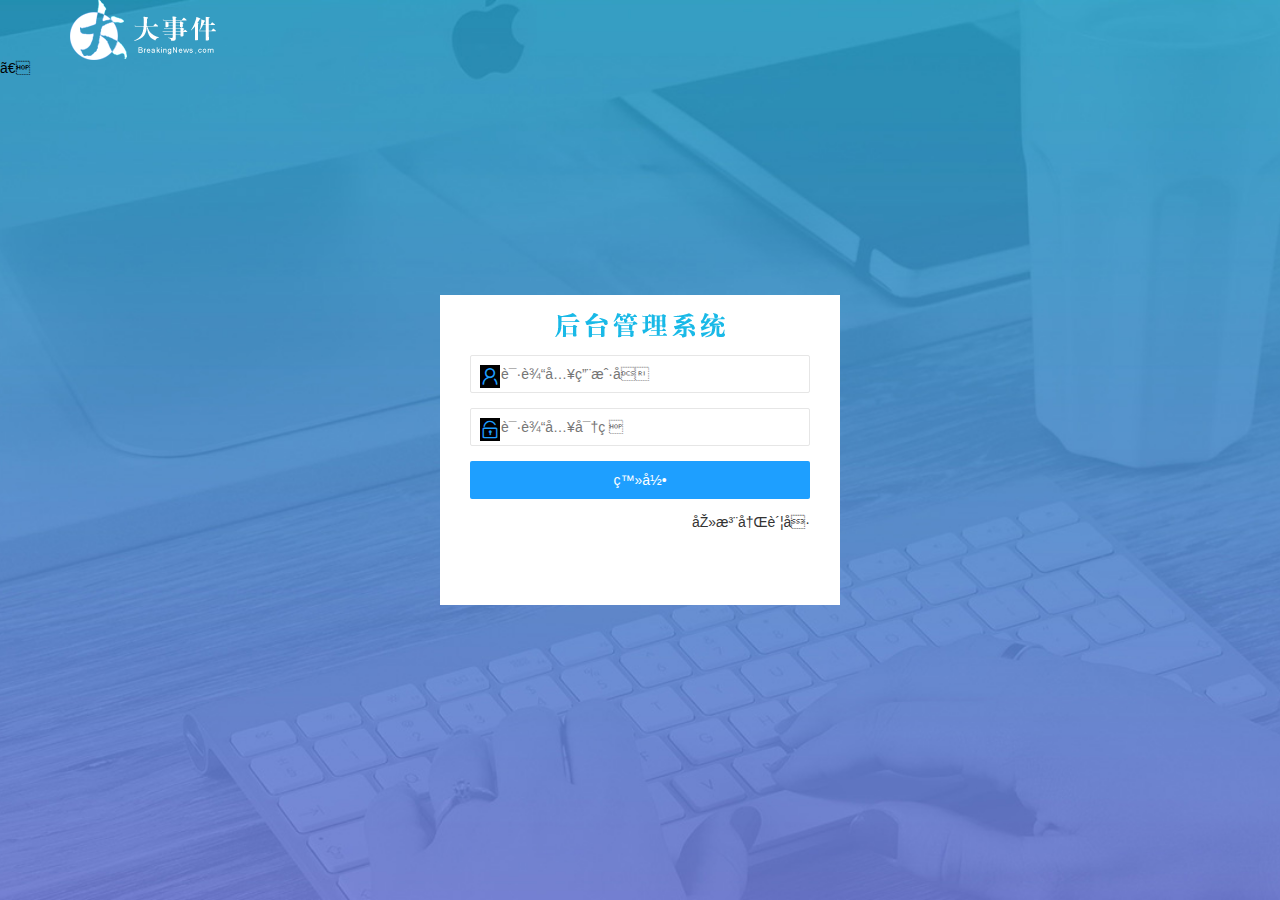
<file: login.html>
<!DOCTYPE html>
<html lang="en">

<head>
    <meta charset="TF-8">
    <meta name="viewport" content="width=device-width, initial-scale=1.0">
    <title>大事件 登录页面和注册页面</title> 
    <!-- 导入layui 样式 -->
    <link rel="stylesheet" href="/assets/lib/layui/css/layui.css">
    <!-- 导入自己的样式 -->
    <link rel="stylesheet" href="/assets/css/login.css">

</head>

<body>
    <!-- 头部logo区域 -->
    <div class="layui-main">
        <img src="/assets/images/logo.png" alt="" />
    </div>、
    <!-- 登录区域 -->
    <div class="loginAndRegBox">
        <div class="title-box"></div>
        <!-- 登录的div -->
        <div class="login-box">
            <!-- 登录的表单 -->
            <form class="layui-form" id="form_login">
                <!-- 用户名 -->
                <div class="layui-form-item">
                    <i class="layui-icon layui-icon-username" style="font-size: 30px; color: #1E9FFF;"></i>
                    <input type="text" name="username" required lay-verify="required" placeholder="请输入用户名"
                        autocomplete="off" class="layui-input">
                </div>
                <!-- 密码框 -->
                <div class="layui-form-item">
                    <i class="layui-icon layui-icon-password" style="font-size: 30px; color: #1E9FFF;"></i>
                    <input type="password" name="password" required lay-verify="required|pwd" placeholder="请输入密码"
                        autocomplete="off" class="layui-input">
                </div>
                <!-- 登录按钮框 -->
                <div class="layui-form-item">
                    <!-- 注意：普通按钮和提交按钮区别  提交按钮有submiit -->
                    <button class="layui-btn layui-btn-fluid layui-btn-normal" lay-submit>登录</button>
                </div>
                <div class="layui-form-item links">
                    <a href="javascript:;" id="link_reg">去注册账号</a>
                </div>
            </form>
        </div>
        <!-- 注册的div -->
        <div class="reg-box">
            <!-- 密码表单 -->
            <form class="layui-form" id="form_reg">
                <!-- 用户名 -->
                <div class="layui-form-item">
                    <i class="layui-icon layui-icon-username" style="font-size: 30px; color: #1E9FFF;"></i>
                    <input type="text" name="username" required lay-verify="required" placeholder="请输入用户名"
                        autocomplete="off" class="layui-input">
                </div>
                <!-- 密码框 -->
                <div class="layui-form-item">
                    <i class="layui-icon layui-icon-password" style="font-size: 30px; color: #1E9FFF;"></i>
                    <input type="password" name="password" required lay-verify="required|pwd" placeholder="请输入密码"
                        autocomplete="off" class="layui-input">
                </div>
                <!-- 再次确认密码 -->
                <div class="layui-form-item">
                    <i class="layui-icon layui-icon-password" style="font-size: 30px; color: #1E9FFF;"></i>
                    <input type="password" name="password" required lay-verify="required|pwd|repwd" placeholder="再次确认密码"
                        autocomplete="off" class="layui-input">
                </div>
                <!-- 注册按钮框 -->
                <div class="layui-form-item">
                    <button class="layui-btn layui-btn-fluid layui-btn-normal" lay-submit>注册</button>
                </div>
                <div class="layui-form-item links">
                    <a href="javascript:;" id="link_login">去登录</a>
                </div>
            </form>
        </div>
    </div>
<!-- 导入layui的js样式 -->
    <script src="/assets/lib/layui/layui.all.js"></script>
   <!-- 导入jquery js样式 -->
    <script src="/assets/lib/jquery.js"></script>
    <script src="/assets/js/baseAPI.js"></script>
    <!-- 导入自己的js样式 自己的样式放最后，第三方样式放上面 -->
    <script src="/assets/js/login.js"></script>
</body>

</html>
</file>
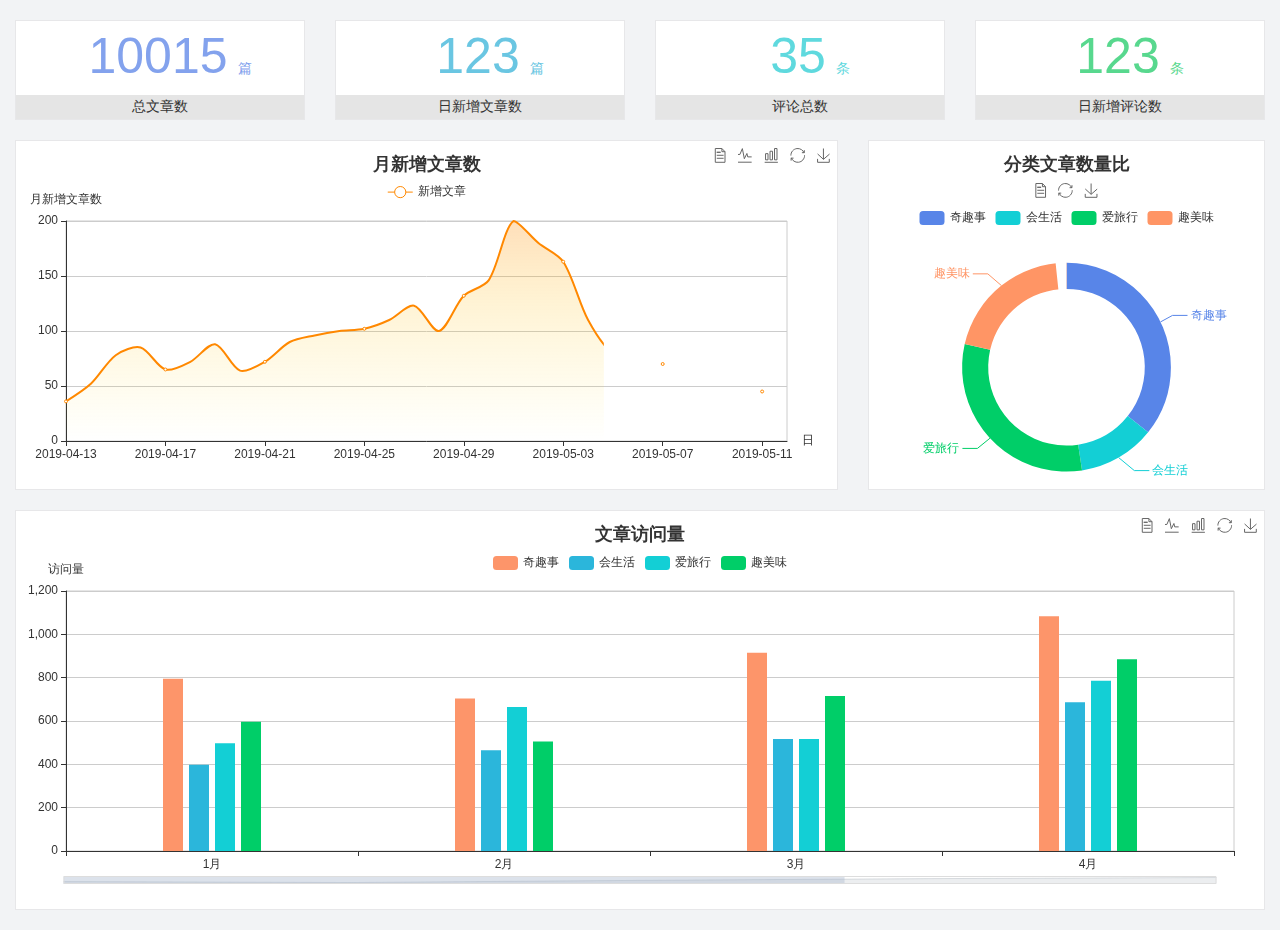
<file: home/dashboard.html>
<!DOCTYPE html>
<html lang="en">

<head>
  <meta charset="UTF-8">
  <meta name="viewport" content="width=device-width, initial-scale=1.0">
  <meta http-equiv="X-UA-Compatible" content="ie=edge">
  <title>图表统计</title>
  <link rel="stylesheet" href="../../assets/lib/bootstrap.css" />
  <link rel="stylesheet" href="../../assets/lib/main.css" />
  <script src="../../assets/lib/jquery.js"></script>
  <script type="text/javascript" src="../../assets/lib/echarts.min.js"></script>
</head>

<body>
  <div class="container-fluid">
    <div class="row spannel_list">
      <div class="col-sm-3 col-xs-6">
        <div class="spannel">
          <em>10015</em><span>篇</span>
          <b>总文章数</b>
        </div>
      </div>
      <div class="col-sm-3 col-xs-6">
        <div class="spannel scolor01">
          <em>123</em><span>篇</span>
          <b>日新增文章数</b>
        </div>
      </div>
      <div class="col-sm-3 col-xs-6">
        <div class="spannel scolor02">
          <em>35</em><span>条</span>
          <b>评论总数</b>
        </div>
      </div>
      <div class="col-sm-3 col-xs-6">
        <div class="spannel scolor03">
          <em>123</em><span>条</span>
          <b>日新增评论数</b>
        </div>
      </div>
    </div>
  </div>

  <div class="container-fluid">
    <div class="row curve-pie">
      <div class="col-lg-8 col-md-8">
        <div class="gragh_pannel" id="curve_show"></div>
      </div>
      <div class="col-lg-4 col-md-4">
        <div class="gragh_pannel" id="pie_show"></div>
      </div>
    </div>
  </div>

  <div class="container-fluid">
    <div class="column_pannel" id="column_show"></div>
  </div>
  
  <script>
    var oChart = echarts.init(document.getElementById('curve_show'));
    var aList_all = [
      { 'count': 36, 'date': '2019-04-13' },
      { 'count': 52, 'date': '2019-04-14' },
      { 'count': 78, 'date': '2019-04-15' },
      { 'count': 85, 'date': '2019-04-16' },
      { 'count': 65, 'date': '2019-04-17' },
      { 'count': 72, 'date': '2019-04-18' },
      { 'count': 88, 'date': '2019-04-19' },
      { 'count': 64, 'date': '2019-04-20' },
      { 'count': 72, 'date': '2019-04-21' },
      { 'count': 90, 'date': '2019-04-22' },
      { 'count': 96, 'date': '2019-04-23' },
      { 'count': 100, 'date': '2019-04-24' },
      { 'count': 102, 'date': '2019-04-25' },
      { 'count': 110, 'date': '2019-04-26' },
      { 'count': 123, 'date': '2019-04-27' },
      { 'count': 100, 'date': '2019-04-28' },
      { 'count': 132, 'date': '2019-04-29' },
      { 'count': 146, 'date': '2019-04-30' },
      { 'count': 200, 'date': '2019-05-01' },
      { 'count': 180, 'date': '2019-05-02' },
      { 'count': 163, 'date': '2019-05-03' },
      { 'count': 110, 'date': '2019-05-04' },
      { 'count': 80, 'date': '2019-05-05' },
      { 'count': 82, 'date': '2019-05-06' },
      { 'count': 70, 'date': '2019-05-07' },
      { 'count': 65, 'date': '2019-05-08' },
      { 'count': 54, 'date': '2019-05-09' },
      { 'count': 40, 'date': '2019-05-10' },
      { 'count': 45, 'date': '2019-05-11' },
      { 'count': 38, 'date': '2019-05-12' },
    ];

    let aCount = [];
    let aDate = [];

    for (var i = 0; i < aList_all.length; i++) {
      aCount.push(aList_all[i].count);
      aDate.push(aList_all[i].date);
    }

    var chartopt = {
      title: {
        text: '月新增文章数',
        left: 'center',
        top: '10'
      },
      tooltip: {
        trigger: 'axis'
      },
      legend: {
        data: ['新增文章'],
        top: '40'
      },
      toolbox: {
        show: true,
        feature: {
          mark: { show: true },
          dataView: { show: true, readOnly: false },
          magicType: { show: true, type: ['line', 'bar'] },
          restore: { show: true },
          saveAsImage: { show: true }
        }
      },
      calculable: true,
      xAxis: [
        {
          name: '日',
          type: 'category',
          boundaryGap: false,
          data: aDate
        }
      ],
      yAxis: [
        {
          name: '月新增文章数',
          type: 'value'
        }
      ],
      series: [
        {
          name: '新增文章',
          type: 'line',
          smooth: true,
          itemStyle: { normal: { areaStyle: { type: 'default' }, color: '#f80' }, lineStyle: { color: '#f80' } },
          data: aCount
        }],
      areaStyle: {
        normal: {
          color: new echarts.graphic.LinearGradient(0, 0, 0, 1, [{
            offset: 0,
            color: 'rgba(255,136,0,0.39)'
          }, {
            offset: .34,
            color: 'rgba(255,180,0,0.25)'
          }, {
            offset: 1,
            color: 'rgba(255,222,0,0.00)'
          }])

        }
      },
      grid: {
        show: true,
        x: 50,
        x2: 50,
        y: 80,
        height: 220
      }
    };

    oChart.setOption(chartopt);


    var oPie = echarts.init(document.getElementById('pie_show'));
    var oPieopt =
    {
      title: {
        top: 10,
        text: '分类文章数量比',
        x: 'center'
      },
      tooltip: {
        trigger: 'item',
        formatter: "{a} <br/>{b} : {c} ({d}%)"
      },
      color: ['#5885e8', '#13cfd5', '#00ce68', '#ff9565'],
      legend: {
        x: 'center',
        top: 65,
        data: ['奇趣事', '会生活', '爱旅行', '趣美味']
      },
      toolbox: {
        show: true,
        x: 'center',
        top: 35,
        feature: {
          mark: { show: true },
          dataView: { show: true, readOnly: false },
          magicType: {
            show: true,
            type: ['pie', 'funnel'],
            option: {
              funnel: {
                x: '25%',
                width: '50%',
                funnelAlign: 'left',
                max: 1548
              }
            }
          },
          restore: { show: true },
          saveAsImage: { show: true }
        }
      },
      calculable: true,
      series: [
        {
          name: '访问来源',
          type: 'pie',
          radius: ['45%', '60%'],
          center: ['50%', '65%'],
          data: [
            { value: 300, name: '奇趣事' },
            { value: 100, name: '会生活' },
            { value: 260, name: '爱旅行' },
            { value: 180, name: '趣美味' }
          ]
        }
      ]
    };
    oPie.setOption(oPieopt);



    var oColumn = this.echarts.init(document.getElementById('column_show'));
    var oColumnopt =
    {
      title: {
        text: '文章访问量',
        left: 'center',
        top: '10'
      },
      tooltip: {
        trigger: 'axis'
      },
      legend: {
        data: ['奇趣事', '会生活', '爱旅行', '趣美味'],
        top: '40'
      },
      toolbox: {
        show: true,
        feature: {
          mark: { show: true },
          dataView: { show: true, readOnly: false },
          magicType: { show: true, type: ['line', 'bar'] },
          restore: { show: true },
          saveAsImage: { show: true }
        }
      },
      calculable: true,
      xAxis: [
        {
          type: 'category',
          data: ['1月', '2月', '3月', '4月', '5月']
        }
      ],
      yAxis: [
        {
          name: '访问量',
          type: 'value'
        }
      ],
      series: [
        {
          name: '奇趣事',
          type: 'bar',
          barWidth: 20,
          itemStyle: {
            normal: { areaStyle: { type: 'default' }, color: '#fd956a' }
          },
          data: [800, 708, 920, 1090, 1200]
        },
        {
          name: '会生活',
          type: 'bar',
          barWidth: 20,
          itemStyle: {
            normal: { areaStyle: { type: 'default' }, color: '#2bb6db' }
          },
          data: [400, 468, 520, 690, 800]
        },
        {
          name: '爱旅行',
          type: 'bar',
          barWidth: 20,
          itemStyle: {
            normal: { areaStyle: { type: 'default' }, color: '#13cfd5' }
          },
          data: [500, 668, 520, 790, 900]
        },
        {
          name: '趣美味',
          type: 'bar',
          barWidth: 20,
          itemStyle: {
            normal: { areaStyle: { type: 'default' }, color: '#00ce68' }
          },
          data: [600, 508, 720, 890, 1000]
        }
      ],
      grid: {
        show: true,
        x: 50,
        x2: 30,
        y: 80,
        height: 260
      },
      dataZoom: [//给x轴设置滚动条
        {
          start: 0,//默认为0
          end: 100 - 1000 / 31,//默认为100
          type: 'slider',
          show: true,
          xAxisIndex: [0],
          handleSize: 0,//滑动条的 左右2个滑动条的大小
          height: 8,//组件高度
          left: 45, //左边的距离
          right: 50,//右边的距离
          bottom: 26,//右边的距离
          handleColor: '#ddd',//h滑动图标的颜色
          handleStyle: {
            borderColor: "#cacaca",
            borderWidth: "1",
            shadowBlur: 2,
            background: "#ddd",
            shadowColor: "#ddd",
          }
        }]
    };
    oColumn.setOption(oColumnopt);
  </script>
</body>

</html>
</file>
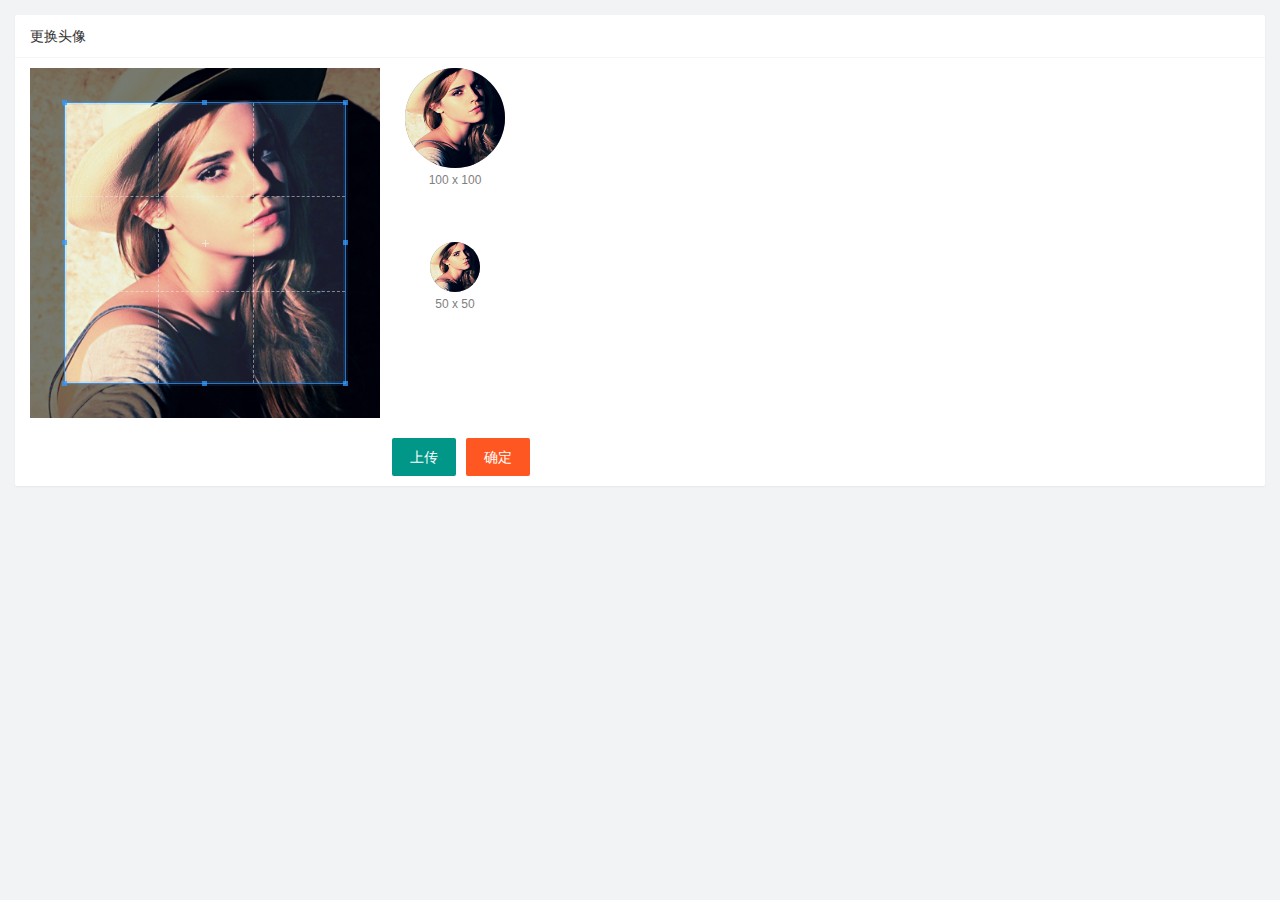
<file: user/user_avatar.html>
<!DOCTYPE html>
<html lang="en">

<head>
    <meta charset="UTF-8">
    <meta name="viewport" content="width=device-width, initial-scale=1.0">
    <title>更换头像</title>
    <!-- 引入layui css样式 -->
    <link rel="stylesheet" href="/assets/lib/layui/css/layui.css">
    <!-- 引入cropper.css 样式表  -->
    <link rel="stylesheet" href="/assets/lib/cropper/cropper.css" />
    <link rel="stylesheet" href="/assets/css/user/user_avatar.css">
</head>

<body>
    <div class="layui-card">
        <div class="layui-card-header">更换头像</div>
        <div class="layui-card-body">
            <!-- 第一行的图片裁剪和预览区域 -->
            <div class="row1">
                <!-- 图片裁剪区域 -->
                <div class="cropper-box">
                    <!-- 这个 img 标签很重要，将来会把它初始化为裁剪区域 -->
                    <img id="image" src="/assets/images/sample.jpg" />
                </div>
                <!-- 图片的预览区域 -->
                <div class="preview-box">
                    <div>
                        <!-- 宽高为 100px 的预览区域 -->
                        <div class="img-preview w100"></div>
                        <p class="size">100 x 100</p>
                    </div>
                    <div>
                        <!-- 宽高为 50px 的预览区域 -->
                        <div class="img-preview w50"></div>
                        <p class="size">50 x 50</p>
                    </div>
                </div>
            </div>
            <!-- 第二行的按钮区域 -->
            <div class="row2"> 
                <input type="file" id="file" accept="image/jpeg,image/png">
                <!-- 使用accept控制file上传文件类型 -->
                <!-- 使用accept属性，可以控制用户上传什么样的文件类型 -->
                <!-- <input type="file" id="file" accept="image/png,image/jpeg"> -->
                <button type="button" class="layui-btn" id="btnChooseImage">上传</button>
                <button type="button" class="layui-btn layui-btn-danger" id="btnUpload"> 确定</button>
            </div>
        </div>
    </div>
    <script src="/assets/lib/layui/layui.all.js"></script>
    <!-- 裁剪的图片引入的样式必须是按照这个顺序引入js文件-->
    <script src="/assets/lib/jquery.js"></script>
    <script src="/assets/lib/cropper/Cropper.js"></script>
    <script src="/assets/lib/cropper/jquery-cropper.js"></script>
    <script src="/assets/js/baseAPI.js"></script>
    <script src="/assets/js/user.avatar.js"></script>
</body>

</html>
</file>
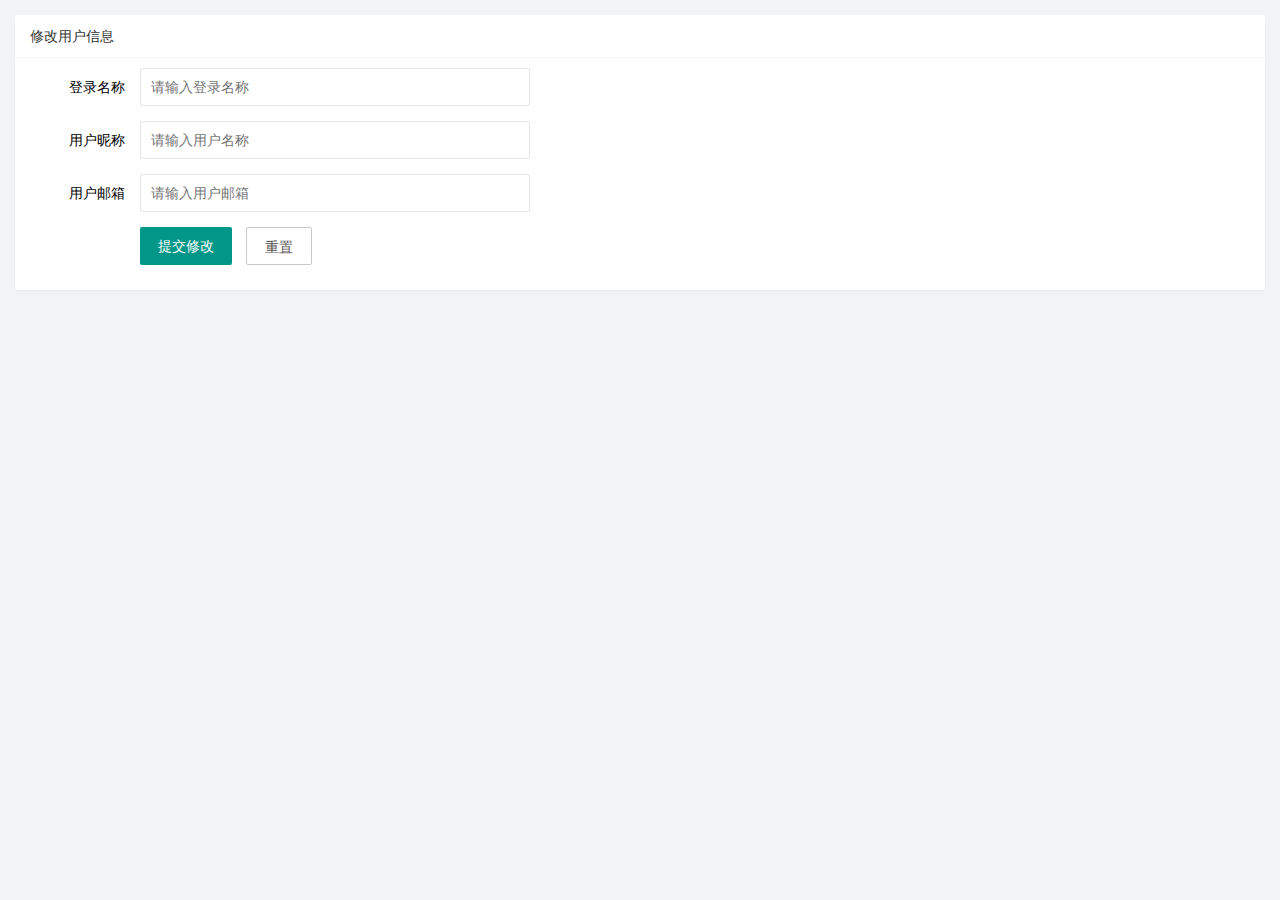
<file: user/user_info.html>
<!DOCTYPE html>
<html lang="en">

<head>
    <meta charset="UTF-8">
    <meta name="viewport" content="width=device-width, initial-scale=1.0">
    <title>个人中心</title>
    <!-- 导入layui的css样式 -->
    <link rel="stylesheet" href="/assets/lib/layui/css/layui.css">
    <!-- 导入自己的样式 -->
    <link rel="stylesheet" href="/assets/css/user/user_info.css">
</head>

<body>
    <div class="layui-card">
        <div class="layui-card-header">修改用户信息</div>
        <div class="layui-card-body">
            <!-- 表单区域 -->
            <form class="layui-form" lay-filter='formUserInfo' >
                <!-- 这是表单的隐藏域 隐藏的是用户的id ,写这句是因为在更改用户信息的时候发起post请求的时候有这个id参数-->
                <input type="hidden" name="id" value="">
                <div class="layui-form-item">
                    <label class="layui-form-label">登录名称</label>
                    <div class="layui-input-block">
                        <input type="text" name="username" required lay-verify="required" placeholder="请输入登录名称"
                            autocomplete="off" class="layui-input" readonly>
                    </div>
                </div>
                <div class="layui-form-item">
                    <label class="layui-form-label">用户昵称</label>
                    <div class="layui-input-block">
                        <input type="text" name="nickname" required lay-verify="required|nickname" placeholder="请输入用户名称"
                            autocomplete="off" class="layui-input">
                    </div>
                </div>
                <div class="layui-form-item">
                    <label class="layui-form-label">用户邮箱</label>
                    <div class="layui-input-block">
                        <input type="text" name="email" required lay-verify="required|email" placeholder="请输入用户邮箱"
                            autocomplete="off" class="layui-input">
                    </div>
                </div>
                <div class="layui-form-item">
                    <div class="layui-input-block">
                        <button class="layui-btn" lay-submit lay-filter="formDemo">提交修改</button>
                        <button type="reset"class="layui-btn layui-btn-primary" id="btnReset">重置</button>
                    </div>
                </div>
            </form>
        </div>
    </div>
    <!-- 导入layui文件样式 -->
    <script src="/assets/lib/layui/layui.all.js"></script>
    <!-- 导入jquery -->
    <script src="/assets/lib/jquery.js"></script>
    <!-- 导入baseAPI.js -->
    <script src="/assets/js/baseAPI.js"></script>
    <!-- 导入自己的js文件 -->
    <script src="/assets/js/user_info.js"></script>
</body>

</html>
</file>
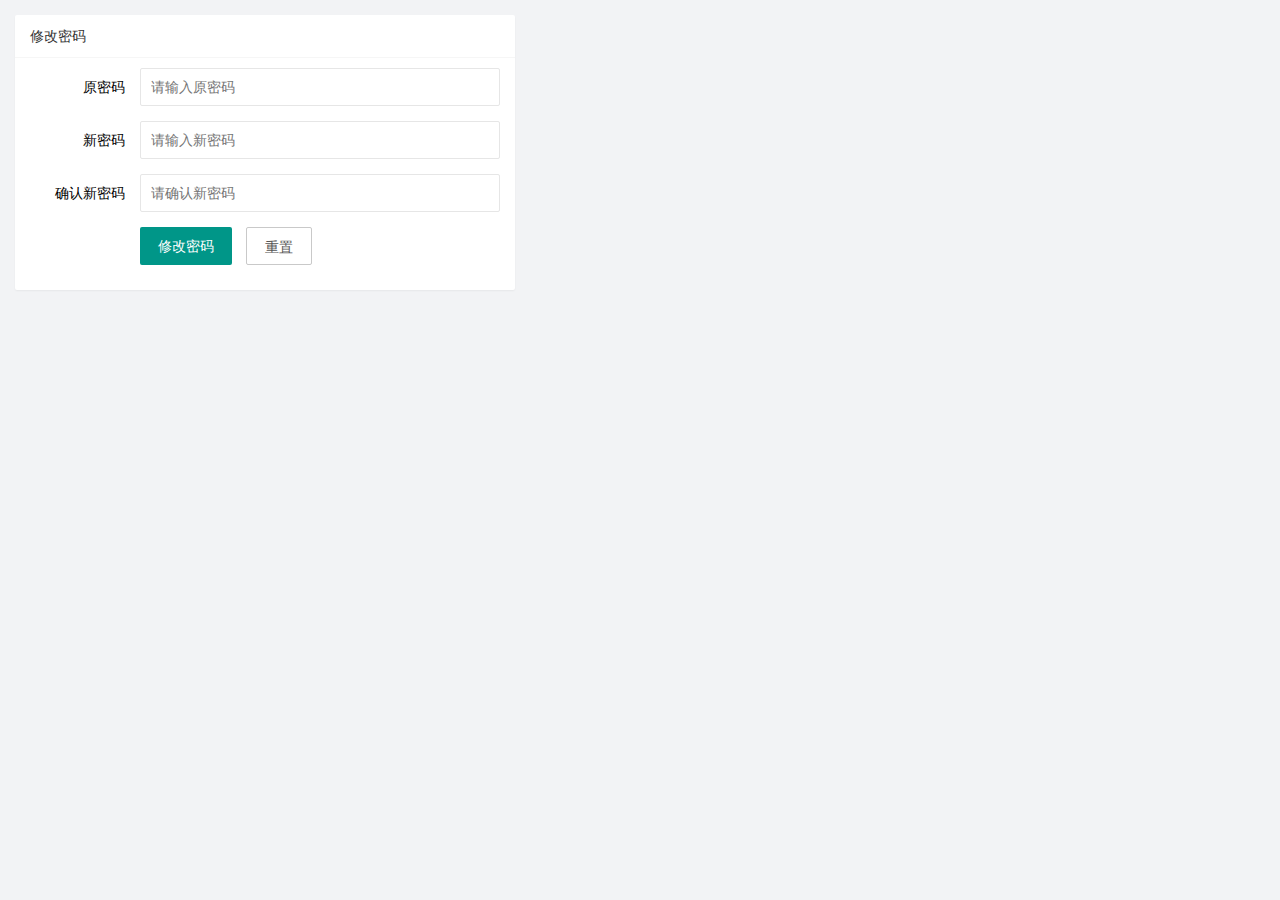
<file: user/user_pwd.html>
<!DOCTYPE html>
<html lang="en">

<head>
    <meta charset="UTF-8">
    <meta name="viewport" content="width=device-width, initial-scale=1.0">
    <title>重置密码页面</title>
    <!-- 导入layui样式 -->
    <link rel="stylesheet" href="/assets/lib/layui/css/layui.css">
    <!-- 导入自己的样式 -->
    <link rel="stylesheet" href="/assets/css/user/user_pwd.css">
</head>

<body>
    <div class="layui-card">
        <div class="layui-card-header">修改密码</div>
        <div class="layui-card-body">
            <form class="layui-form" action="">
                <div class="layui-form-item">
                    <label class="layui-form-label">原密码</label>
                    <div class="layui-input-block">
                        <input type="password" name="oldPwd" required lay-verify="required|pwd" placeholder="请输入原密码"
                            autocomplete="off" class="layui-input">
                    </div>
                </div>
                <div class="layui-form-item">
                    <label class="layui-form-label">新密码</label>
                    <div class="layui-input-block">
                        <input type="password" name="newPwd" required lay-verify="required|samePwd" placeholder="请输入新密码"
                            autocomplete="off" class="layui-input">
                    </div>
                </div>
                <div class="layui-form-item">
                    <label class="layui-form-label">确认新密码</label>
                    <div class="layui-input-block">
                        <input type="password" name="rePwd" required lay-verify="required|rePwd" placeholder="请确认新密码"
                            autocomplete="off" class="layui-input">
                    </div>
                </div>
                <div class="layui-form-item">
                    <div class="layui-input-block">
                        <button class="layui-btn" lay-submit lay-filter="formDemo">修改密码</button>
                        <button type="reset" class="layui-btn layui-btn-primary" id="one">重置</button>
                    </div>
                </div>
            </form>
        </div>
    </div>
    <!--导入 layui 的 js  -->
    <script src="/assets/lib/layui/layui.all.js"></script>
    <!-- 导入 jQuery -->
    <script src="/assets/lib/jquery.js"></script>
    <!-- 导入 baseAPI -->
    <script src="/assets/js/baseAPI.js"></script>
    <!-- 导入自己的 js -->
    <script src="/assets/js/user_pwd.js"></script>

</body>

</html>
</file>
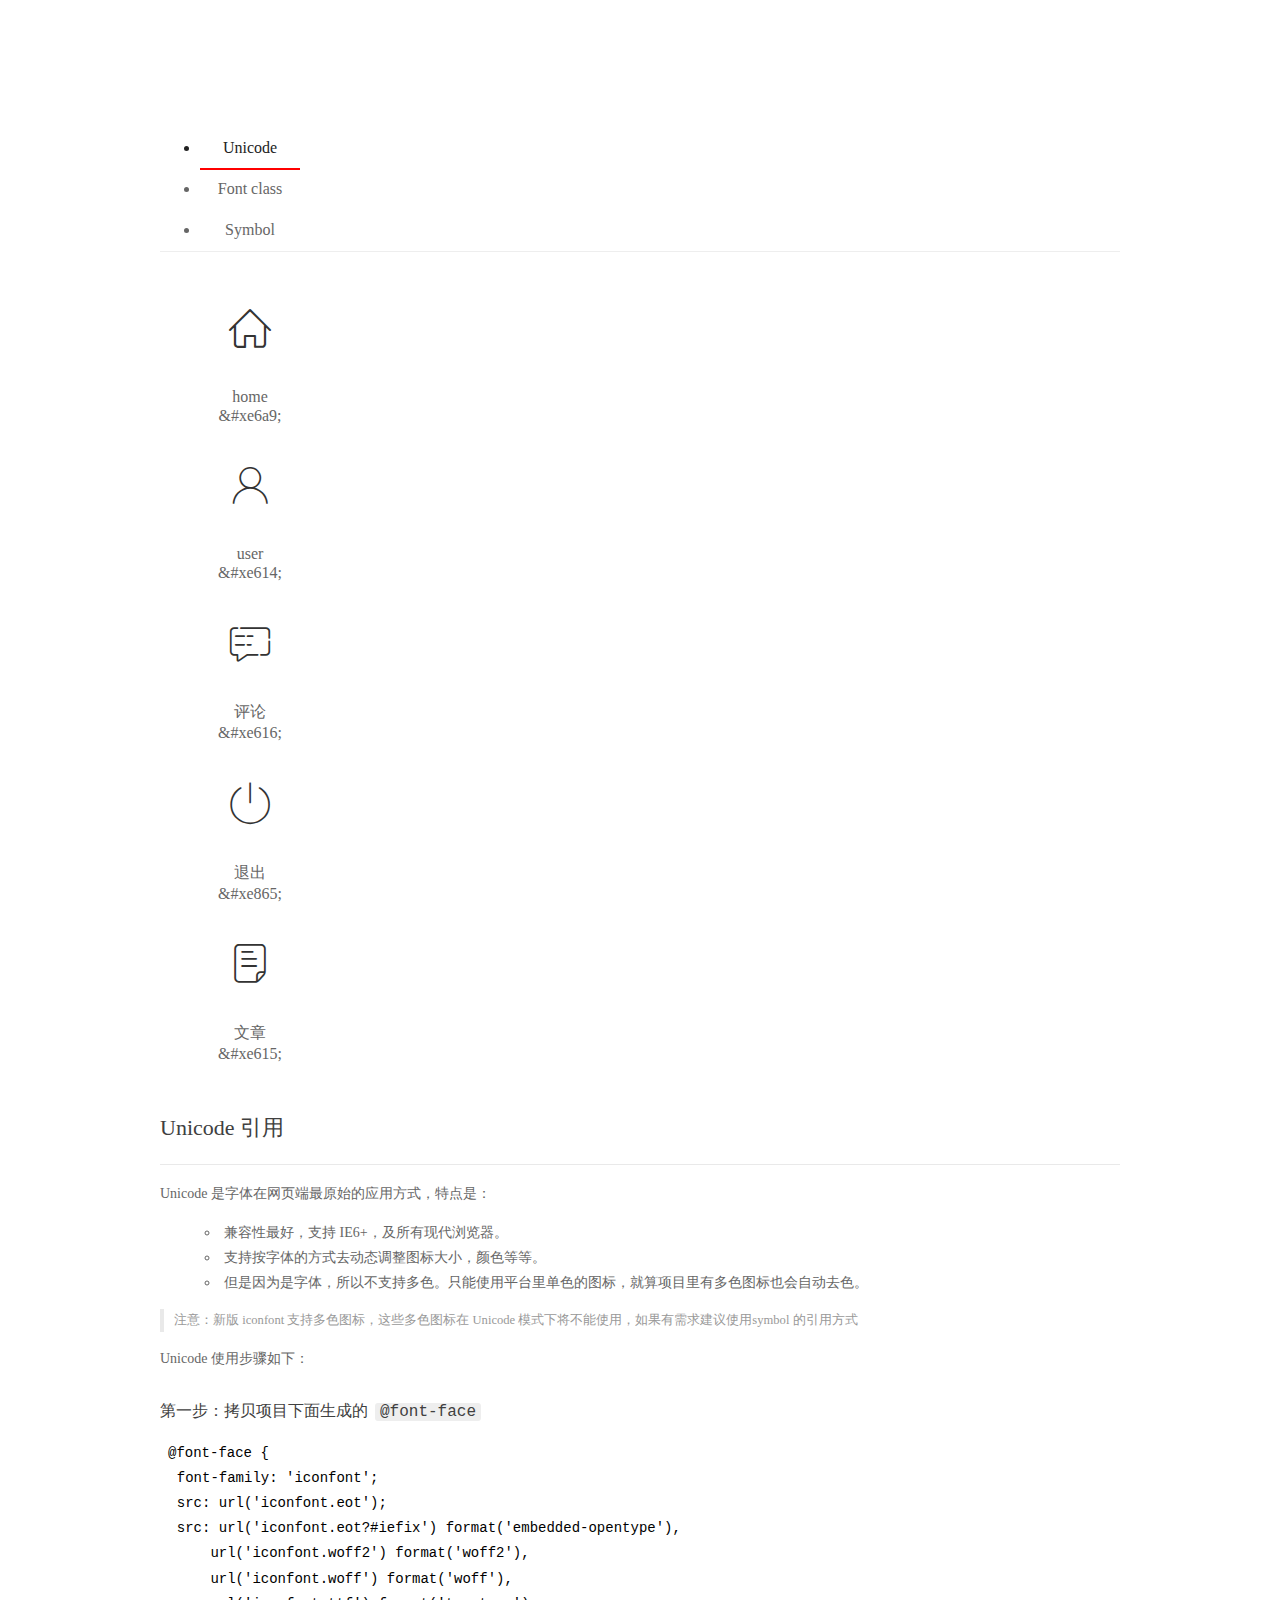
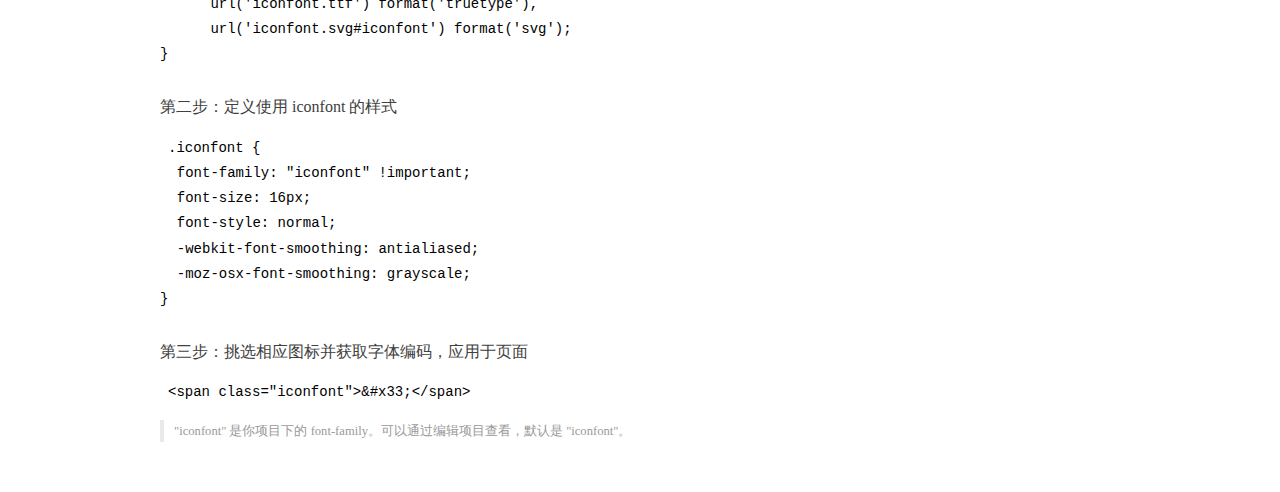
<file: assets/fonts/demo_index.html>
<!DOCTYPE html>
<html>
<head>
  <meta charset="utf-8"/>
  <title>IconFont Demo</title>
  <link rel="shortcut icon" href="https://gtms04.alicdn.com/tps/i4/TB1_oz6GVXXXXaFXpXXJDFnIXXX-64-64.ico" type="image/x-icon"/>
  <link rel="stylesheet" href="https://g.alicdn.com/thx/cube/1.3.2/cube.min.css">
  <link rel="stylesheet" href="demo.css">
  <link rel="stylesheet" href="iconfont.css">
  <script src="iconfont.js"></script>
  <!-- jQuery -->
  <script src="https://a1.alicdn.com/oss/uploads/2018/12/26/7bfddb60-08e8-11e9-9b04-53e73bb6408b.js"></script>
  <!-- 代码高亮 -->
  <script src="https://a1.alicdn.com/oss/uploads/2018/12/26/a3f714d0-08e6-11e9-8a15-ebf944d7534c.js"></script>
</head>
<body>
  <div class="main">
    <h1 class="logo"><a href="https://www.iconfont.cn/" title="iconfont 首页" target="_blank">&#xe86b;</a></h1>
    <div class="nav-tabs">
      <ul id="tabs" class="dib-box">
        <li class="dib active"><span>Unicode</span></li>
        <li class="dib"><span>Font class</span></li>
        <li class="dib"><span>Symbol</span></li>
      </ul>
      
    </div>
    <div class="tab-container">
      <div class="content unicode" style="display: block;">
          <ul class="icon_lists dib-box">
          
            <li class="dib">
              <span class="icon iconfont">&#xe6a9;</span>
                <div class="name">home</div>
                <div class="code-name">&amp;#xe6a9;</div>
              </li>
          
            <li class="dib">
              <span class="icon iconfont">&#xe614;</span>
                <div class="name">user</div>
                <div class="code-name">&amp;#xe614;</div>
              </li>
          
            <li class="dib">
              <span class="icon iconfont">&#xe616;</span>
                <div class="name">评论</div>
                <div class="code-name">&amp;#xe616;</div>
              </li>
          
            <li class="dib">
              <span class="icon iconfont">&#xe865;</span>
                <div class="name">退出</div>
                <div class="code-name">&amp;#xe865;</div>
              </li>
          
            <li class="dib">
              <span class="icon iconfont">&#xe615;</span>
                <div class="name">文章</div>
                <div class="code-name">&amp;#xe615;</div>
              </li>
          
          </ul>
          <div class="article markdown">
          <h2 id="unicode-">Unicode 引用</h2>
          <hr>

          <p>Unicode 是字体在网页端最原始的应用方式，特点是：</p>
          <ul>
            <li>兼容性最好，支持 IE6+，及所有现代浏览器。</li>
            <li>支持按字体的方式去动态调整图标大小，颜色等等。</li>
            <li>但是因为是字体，所以不支持多色。只能使用平台里单色的图标，就算项目里有多色图标也会自动去色。</li>
          </ul>
          <blockquote>
            <p>注意：新版 iconfont 支持多色图标，这些多色图标在 Unicode 模式下将不能使用，如果有需求建议使用symbol 的引用方式</p>
          </blockquote>
          <p>Unicode 使用步骤如下：</p>
          <h3 id="-font-face">第一步：拷贝项目下面生成的 <code>@font-face</code></h3>
<pre><code class="language-css"
>@font-face {
  font-family: 'iconfont';
  src: url('iconfont.eot');
  src: url('iconfont.eot?#iefix') format('embedded-opentype'),
      url('iconfont.woff2') format('woff2'),
      url('iconfont.woff') format('woff'),
      url('iconfont.ttf') format('truetype'),
      url('iconfont.svg#iconfont') format('svg');
}
</code></pre>
          <h3 id="-iconfont-">第二步：定义使用 iconfont 的样式</h3>
<pre><code class="language-css"
>.iconfont {
  font-family: "iconfont" !important;
  font-size: 16px;
  font-style: normal;
  -webkit-font-smoothing: antialiased;
  -moz-osx-font-smoothing: grayscale;
}
</code></pre>
          <h3 id="-">第三步：挑选相应图标并获取字体编码，应用于页面</h3>
<pre>
<code class="language-html"
>&lt;span class="iconfont"&gt;&amp;#x33;&lt;/span&gt;
</code></pre>
          <blockquote>
            <p>"iconfont" 是你项目下的 font-family。可以通过编辑项目查看，默认是 "iconfont"。</p>
          </blockquote>
          </div>
      </div>
      <div class="content font-class">
        <ul class="icon_lists dib-box">
          
          <li class="dib">
            <span class="icon iconfont icon-home"></span>
            <div class="name">
              home
            </div>
            <div class="code-name">.icon-home
            </div>
          </li>
          
          <li class="dib">
            <span class="icon iconfont icon-user"></span>
            <div class="name">
              user
            </div>
            <div class="code-name">.icon-user
            </div>
          </li>
          
          <li class="dib">
            <span class="icon iconfont icon-pinglun"></span>
            <div class="name">
              评论
            </div>
            <div class="code-name">.icon-pinglun
            </div>
          </li>
          
          <li class="dib">
            <span class="icon iconfont icon-tuichu"></span>
            <div class="name">
              退出
            </div>
            <div class="code-name">.icon-tuichu
            </div>
          </li>
          
          <li class="dib">
            <span class="icon iconfont icon-16"></span>
            <div class="name">
              文章
            </div>
            <div class="code-name">.icon-16
            </div>
          </li>
          
        </ul>
        <div class="article markdown">
        <h2 id="font-class-">font-class 引用</h2>
        <hr>

        <p>font-class 是 Unicode 使用方式的一种变种，主要是解决 Unicode 书写不直观，语意不明确的问题。</p>
        <p>与 Unicode 使用方式相比，具有如下特点：</p>
        <ul>
          <li>兼容性良好，支持 IE8+，及所有现代浏览器。</li>
          <li>相比于 Unicode 语意明确，书写更直观。可以很容易分辨这个 icon 是什么。</li>
          <li>因为使用 class 来定义图标，所以当要替换图标时，只需要修改 class 里面的 Unicode 引用。</li>
          <li>不过因为本质上还是使用的字体，所以多色图标还是不支持的。</li>
        </ul>
        <p>使用步骤如下：</p>
        <h3 id="-fontclass-">第一步：引入项目下面生成的 fontclass 代码：</h3>
<pre><code class="language-html">&lt;link rel="stylesheet" href="./iconfont.css"&gt;
</code></pre>
        <h3 id="-">第二步：挑选相应图标并获取类名，应用于页面：</h3>
<pre><code class="language-html">&lt;span class="iconfont icon-xxx"&gt;&lt;/span&gt;
</code></pre>
        <blockquote>
          <p>"
            iconfont" 是你项目下的 font-family。可以通过编辑项目查看，默认是 "iconfont"。</p>
        </blockquote>
      </div>
      </div>
      <div class="content symbol">
          <ul class="icon_lists dib-box">
          
            <li class="dib">
                <svg class="icon svg-icon" aria-hidden="true">
                  <use xlink:href="#icon-home"></use>
                </svg>
                <div class="name">home</div>
                <div class="code-name">#icon-home</div>
            </li>
          
            <li class="dib">
                <svg class="icon svg-icon" aria-hidden="true">
                  <use xlink:href="#icon-user"></use>
                </svg>
                <div class="name">user</div>
                <div class="code-name">#icon-user</div>
            </li>
          
            <li class="dib">
                <svg class="icon svg-icon" aria-hidden="true">
                  <use xlink:href="#icon-pinglun"></use>
                </svg>
                <div class="name">评论</div>
                <div class="code-name">#icon-pinglun</div>
            </li>
          
            <li class="dib">
                <svg class="icon svg-icon" aria-hidden="true">
                  <use xlink:href="#icon-tuichu"></use>
                </svg>
                <div class="name">退出</div>
                <div class="code-name">#icon-tuichu</div>
            </li>
          
            <li class="dib">
                <svg class="icon svg-icon" aria-hidden="true">
                  <use xlink:href="#icon-16"></use>
                </svg>
                <div class="name">文章</div>
                <div class="code-name">#icon-16</div>
            </li>
          
          </ul>
          <div class="article markdown">
          <h2 id="symbol-">Symbol 引用</h2>
          <hr>

          <p>这是一种全新的使用方式，应该说这才是未来的主流，也是平台目前推荐的用法。相关介绍可以参考这篇<a href="">文章</a>
            这种用法其实是做了一个 SVG 的集合，与另外两种相比具有如下特点：</p>
          <ul>
            <li>支持多色图标了，不再受单色限制。</li>
            <li>通过一些技巧，支持像字体那样，通过 <code>font-size</code>, <code>color</code> 来调整样式。</li>
            <li>兼容性较差，支持 IE9+，及现代浏览器。</li>
            <li>浏览器渲染 SVG 的性能一般，还不如 png。</li>
          </ul>
          <p>使用步骤如下：</p>
          <h3 id="-symbol-">第一步：引入项目下面生成的 symbol 代码：</h3>
<pre><code class="language-html">&lt;script src="./iconfont.js"&gt;&lt;/script&gt;
</code></pre>
          <h3 id="-css-">第二步：加入通用 CSS 代码（引入一次就行）：</h3>
<pre><code class="language-html">&lt;style&gt;
.icon {
  width: 1em;
  height: 1em;
  vertical-align: -0.15em;
  fill: currentColor;
  overflow: hidden;
}
&lt;/style&gt;
</code></pre>
          <h3 id="-">第三步：挑选相应图标并获取类名，应用于页面：</h3>
<pre><code class="language-html">&lt;svg class="icon" aria-hidden="true"&gt;
  &lt;use xlink:href="#icon-xxx"&gt;&lt;/use&gt;
&lt;/svg&gt;
</code></pre>
          </div>
      </div>

    </div>
  </div>
  <script>
  $(document).ready(function () {
      $('.tab-container .content:first').show()

      $('#tabs li').click(function (e) {
        var tabContent = $('.tab-container .content')
        var index = $(this).index()

        if ($(this).hasClass('active')) {
          return
        } else {
          $('#tabs li').removeClass('active')
          $(this).addClass('active')

          tabContent.hide().eq(index).fadeIn()
        }
      })
    })
  </script>
</body>
</html>
</file>
<file: assets/lib/layui/css/layui.css>
/** layui-v2.5.5 MIT License By https://www.layui.com */
 .layui-inline,img{display:inline-block;vertical-align:middle}h1,h2,h3,h4,h5,h6{font-weight:400}.layui-edge,.layui-header,.layui-inline,.layui-main{position:relative}.layui-body,.layui-edge,.layui-elip{overflow:hidden}.layui-btn,.layui-edge,.layui-inline,img{vertical-align:middle}.layui-btn,.layui-disabled,.layui-icon,.layui-unselect{-moz-user-select:none;-webkit-user-select:none;-ms-user-select:none}.layui-elip,.layui-form-checkbox span,.layui-form-pane .layui-form-label{text-overflow:ellipsis;white-space:nowrap}.layui-breadcrumb,.layui-tree-btnGroup{visibility:hidden}blockquote,body,button,dd,div,dl,dt,form,h1,h2,h3,h4,h5,h6,input,li,ol,p,pre,td,textarea,th,ul{margin:0;padding:0;-webkit-tap-highlight-color:rgba(0,0,0,0)}a:active,a:hover{outline:0}img{border:none}li{list-style:none}table{border-collapse:collapse;border-spacing:0}h4,h5,h6{font-size:100%}button,input,optgroup,option,select,textarea{font-family:inherit;font-size:inherit;font-style:inherit;font-weight:inherit;outline:0}pre{white-space:pre-wrap;white-space:-moz-pre-wrap;white-space:-pre-wrap;white-space:-o-pre-wrap;word-wrap:break-word}body{line-height:24px;font:14px Helvetica Neue,Helvetica,PingFang SC,Tahoma,Arial,sans-serif}hr{height:1px;margin:10px 0;border:0;clear:both}a{color:#333;text-decoration:none}a:hover{color:#777}a cite{font-style:normal;*cursor:pointer}.layui-border-box,.layui-border-box *{box-sizing:border-box}.layui-box,.layui-box *{box-sizing:content-box}.layui-clear{clear:both;*zoom:1}.layui-clear:after{content:'\20';clear:both;*zoom:1;display:block;height:0}.layui-inline{*display:inline;*zoom:1}.layui-edge{display:inline-block;width:0;height:0;border-width:6px;border-style:dashed;border-color:transparent}.layui-edge-top{top:-4px;border-bottom-color:#999;border-bottom-style:solid}.layui-edge-right{border-left-color:#999;border-left-style:solid}.layui-edge-bottom{top:2px;border-top-color:#999;border-top-style:solid}.layui-edge-left{border-right-color:#999;border-right-style:solid}.layui-disabled,.layui-disabled:hover{color:#d2d2d2!important;cursor:not-allowed!important}.layui-circle{border-radius:100%}.layui-show{display:block!important}.layui-hide{display:none!important}@font-face{font-family:layui-icon;src:url(../font/iconfont.eot?v=250);src:url(../font/iconfont.eot?v=250#iefix) format('embedded-opentype'),url(../font/iconfont.woff2?v=250) format('woff2'),url(../font/iconfont.woff?v=250) format('woff'),url(../font/iconfont.ttf?v=250) format('truetype'),url(../font/iconfont.svg?v=250#layui-icon) format('svg')}.layui-icon{font-family:layui-icon!important;font-size:16px;font-style:normal;-webkit-font-smoothing:antialiased;-moz-osx-font-smoothing:grayscale}.layui-icon-reply-fill:before{content:"\e611"}.layui-icon-set-fill:before{content:"\e614"}.layui-icon-menu-fill:before{content:"\e60f"}.layui-icon-search:before{content:"\e615"}.layui-icon-share:before{content:"\e641"}.layui-icon-set-sm:before{content:"\e620"}.layui-icon-engine:before{content:"\e628"}.layui-icon-close:before{content:"\1006"}.layui-icon-close-fill:before{content:"\1007"}.layui-icon-chart-screen:before{content:"\e629"}.layui-icon-star:before{content:"\e600"}.layui-icon-circle-dot:before{content:"\e617"}.layui-icon-chat:before{content:"\e606"}.layui-icon-release:before{content:"\e609"}.layui-icon-list:before{content:"\e60a"}.layui-icon-chart:before{content:"\e62c"}.layui-icon-ok-circle:before{content:"\1005"}.layui-icon-layim-theme:before{content:"\e61b"}.layui-icon-table:before{content:"\e62d"}.layui-icon-right:before{content:"\e602"}.layui-icon-left:before{content:"\e603"}.layui-icon-cart-simple:before{content:"\e698"}.layui-icon-face-cry:before{content:"\e69c"}.layui-icon-face-smile:before{content:"\e6af"}.layui-icon-survey:before{content:"\e6b2"}.layui-icon-tree:before{content:"\e62e"}.layui-icon-upload-circle:before{content:"\e62f"}.layui-icon-add-circle:before{content:"\e61f"}.layui-icon-download-circle:before{content:"\e601"}.layui-icon-templeate-1:before{content:"\e630"}.layui-icon-util:before{content:"\e631"}.layui-icon-face-surprised:before{content:"\e664"}.layui-icon-edit:before{content:"\e642"}.layui-icon-speaker:before{content:"\e645"}.layui-icon-down:before{content:"\e61a"}.layui-icon-file:before{content:"\e621"}.layui-icon-layouts:before{content:"\e632"}.layui-icon-rate-half:before{content:"\e6c9"}.layui-icon-add-circle-fine:before{content:"\e608"}.layui-icon-prev-circle:before{content:"\e633"}.layui-icon-read:before{content:"\e705"}.layui-icon-404:before{content:"\e61c"}.layui-icon-carousel:before{content:"\e634"}.layui-icon-help:before{content:"\e607"}.layui-icon-code-circle:before{content:"\e635"}.layui-icon-water:before{content:"\e636"}.layui-icon-username:before{content:"\e66f"}.layui-icon-find-fill:before{content:"\e670"}.layui-icon-about:before{content:"\e60b"}.layui-icon-location:before{content:"\e715"}.layui-icon-up:before{content:"\e619"}.layui-icon-pause:before{content:"\e651"}.layui-icon-date:before{content:"\e637"}.layui-icon-layim-uploadfile:before{content:"\e61d"}.layui-icon-delete:before{content:"\e640"}.layui-icon-play:before{content:"\e652"}.layui-icon-top:before{content:"\e604"}.layui-icon-friends:before{content:"\e612"}.layui-icon-refresh-3:before{content:"\e9aa"}.layui-icon-ok:before{content:"\e605"}.layui-icon-layer:before{content:"\e638"}.layui-icon-face-smile-fine:before{content:"\e60c"}.layui-icon-dollar:before{content:"\e659"}.layui-icon-group:before{content:"\e613"}.layui-icon-layim-download:before{content:"\e61e"}.layui-icon-picture-fine:before{content:"\e60d"}.layui-icon-link:before{content:"\e64c"}.layui-icon-diamond:before{content:"\e735"}.layui-icon-log:before{content:"\e60e"}.layui-icon-rate-solid:before{content:"\e67a"}.layui-icon-fonts-del:before{content:"\e64f"}.layui-icon-unlink:before{content:"\e64d"}.layui-icon-fonts-clear:before{content:"\e639"}.layui-icon-triangle-r:before{content:"\e623"}.layui-icon-circle:before{content:"\e63f"}.layui-icon-radio:before{content:"\e643"}.layui-icon-align-center:before{content:"\e647"}.layui-icon-align-right:before{content:"\e648"}.layui-icon-align-left:before{content:"\e649"}.layui-icon-loading-1:before{content:"\e63e"}.layui-icon-return:before{content:"\e65c"}.layui-icon-fonts-strong:before{content:"\e62b"}.layui-icon-upload:before{content:"\e67c"}.layui-icon-dialogue:before{content:"\e63a"}.layui-icon-video:before{content:"\e6ed"}.layui-icon-headset:before{content:"\e6fc"}.layui-icon-cellphone-fine:before{content:"\e63b"}.layui-icon-add-1:before{content:"\e654"}.layui-icon-face-smile-b:before{content:"\e650"}.layui-icon-fonts-html:before{content:"\e64b"}.layui-icon-form:before{content:"\e63c"}.layui-icon-cart:before{content:"\e657"}.layui-icon-camera-fill:before{content:"\e65d"}.layui-icon-tabs:before{content:"\e62a"}.layui-icon-fonts-code:before{content:"\e64e"}.layui-icon-fire:before{content:"\e756"}.layui-icon-set:before{content:"\e716"}.layui-icon-fonts-u:before{content:"\e646"}.layui-icon-triangle-d:before{content:"\e625"}.layui-icon-tips:before{content:"\e702"}.layui-icon-picture:before{content:"\e64a"}.layui-icon-more-vertical:before{content:"\e671"}.layui-icon-flag:before{content:"\e66c"}.layui-icon-loading:before{content:"\e63d"}.layui-icon-fonts-i:before{content:"\e644"}.layui-icon-refresh-1:before{content:"\e666"}.layui-icon-rmb:before{content:"\e65e"}.layui-icon-home:before{content:"\e68e"}.layui-icon-user:before{content:"\e770"}.layui-icon-notice:before{content:"\e667"}.layui-icon-login-weibo:before{content:"\e675"}.layui-icon-voice:before{content:"\e688"}.layui-icon-upload-drag:before{content:"\e681"}.layui-icon-login-qq:before{content:"\e676"}.layui-icon-snowflake:before{content:"\e6b1"}.layui-icon-file-b:before{content:"\e655"}.layui-icon-template:before{content:"\e663"}.layui-icon-auz:before{content:"\e672"}.layui-icon-console:before{content:"\e665"}.layui-icon-app:before{content:"\e653"}.layui-icon-prev:before{content:"\e65a"}.layui-icon-website:before{content:"\e7ae"}.layui-icon-next:before{content:"\e65b"}.layui-icon-component:before{content:"\e857"}.layui-icon-more:before{content:"\e65f"}.layui-icon-login-wechat:before{content:"\e677"}.layui-icon-shrink-right:before{content:"\e668"}.layui-icon-spread-left:before{content:"\e66b"}.layui-icon-camera:before{content:"\e660"}.layui-icon-note:before{content:"\e66e"}.layui-icon-refresh:before{content:"\e669"}.layui-icon-female:before{content:"\e661"}.layui-icon-male:before{content:"\e662"}.layui-icon-password:before{content:"\e673"}.layui-icon-senior:before{content:"\e674"}.layui-icon-theme:before{content:"\e66a"}.layui-icon-tread:before{content:"\e6c5"}.layui-icon-praise:before{content:"\e6c6"}.layui-icon-star-fill:before{content:"\e658"}.layui-icon-rate:before{content:"\e67b"}.layui-icon-template-1:before{content:"\e656"}.layui-icon-vercode:before{content:"\e679"}.layui-icon-cellphone:before{content:"\e678"}.layui-icon-screen-full:before{content:"\e622"}.layui-icon-screen-restore:before{content:"\e758"}.layui-icon-cols:before{content:"\e610"}.layui-icon-export:before{content:"\e67d"}.layui-icon-print:before{content:"\e66d"}.layui-icon-slider:before{content:"\e714"}.layui-icon-addition:before{content:"\e624"}.layui-icon-subtraction:before{content:"\e67e"}.layui-icon-service:before{content:"\e626"}.layui-icon-transfer:before{content:"\e691"}.layui-main{width:1140px;margin:0 auto}.layui-header{z-index:1000;height:60px}.layui-header a:hover{transition:all .5s;-webkit-transition:all .5s}.layui-side{position:fixed;left:0;top:0;bottom:0;z-index:999;width:200px;overflow-x:hidden}.layui-side-scroll{position:relative;width:220px;height:100%;overflow-x:hidden}.layui-body{position:absolute;left:200px;right:0;top:0;bottom:0;z-index:998;width:auto;overflow-y:auto;box-sizing:border-box}.layui-layout-body{overflow:hidden}.layui-layout-admin .layui-header{background-color:#23262E}.layui-layout-admin .layui-side{top:60px;width:200px;overflow-x:hidden}.layui-layout-admin .layui-body{position:fixed;top:60px;bottom:44px}.layui-layout-admin .layui-main{width:auto;margin:0 15px}.layui-layout-admin .layui-footer{position:fixed;left:200px;right:0;bottom:0;height:44px;line-height:44px;padding:0 15px;background-color:#eee}.layui-layout-admin .layui-logo{position:absolute;left:0;top:0;width:200px;height:100%;line-height:60px;text-align:center;color:#009688;font-size:16px}.layui-layout-admin .layui-header .layui-nav{background:0 0}.layui-layout-left{position:absolute!important;left:200px;top:0}.layui-layout-right{position:absolute!important;right:0;top:0}.layui-container{position:relative;margin:0 auto;padding:0 15px;box-sizing:border-box}.layui-fluid{position:relative;margin:0 auto;padding:0 15px}.layui-row:after,.layui-row:before{content:'';display:block;clear:both}.layui-col-lg1,.layui-col-lg10,.layui-col-lg11,.layui-col-lg12,.layui-col-lg2,.layui-col-lg3,.layui-col-lg4,.layui-col-lg5,.layui-col-lg6,.layui-col-lg7,.layui-col-lg8,.layui-col-lg9,.layui-col-md1,.layui-col-md10,.layui-col-md11,.layui-col-md12,.layui-col-md2,.layui-col-md3,.layui-col-md4,.layui-col-md5,.layui-col-md6,.layui-col-md7,.layui-col-md8,.layui-col-md9,.layui-col-sm1,.layui-col-sm10,.layui-col-sm11,.layui-col-sm12,.layui-col-sm2,.layui-col-sm3,.layui-col-sm4,.layui-col-sm5,.layui-col-sm6,.layui-col-sm7,.layui-col-sm8,.layui-col-sm9,.layui-col-xs1,.layui-col-xs10,.layui-col-xs11,.layui-col-xs12,.layui-col-xs2,.layui-col-xs3,.layui-col-xs4,.layui-col-xs5,.layui-col-xs6,.layui-col-xs7,.layui-col-xs8,.layui-col-xs9{position:relative;display:block;box-sizing:border-box}.layui-col-xs1,.layui-col-xs10,.layui-col-xs11,.layui-col-xs12,.layui-col-xs2,.layui-col-xs3,.layui-col-xs4,.layui-col-xs5,.layui-col-xs6,.layui-col-xs7,.layui-col-xs8,.layui-col-xs9{float:left}.layui-col-xs1{width:8.33333333%}.layui-col-xs2{width:16.66666667%}.layui-col-xs3{width:25%}.layui-col-xs4{width:33.33333333%}.layui-col-xs5{width:41.66666667%}.layui-col-xs6{width:50%}.layui-col-xs7{width:58.33333333%}.layui-col-xs8{width:66.66666667%}.layui-col-xs9{width:75%}.layui-col-xs10{width:83.33333333%}.layui-col-xs11{width:91.66666667%}.layui-col-xs12{width:100%}.layui-col-xs-offset1{margin-left:8.33333333%}.layui-col-xs-offset2{margin-left:16.66666667%}.layui-col-xs-offset3{margin-left:25%}.layui-col-xs-offset4{margin-left:33.33333333%}.layui-col-xs-offset5{margin-left:41.66666667%}.layui-col-xs-offset6{margin-left:50%}.layui-col-xs-offset7{margin-left:58.33333333%}.layui-col-xs-offset8{margin-left:66.66666667%}.layui-col-xs-offset9{margin-left:75%}.layui-col-xs-offset10{margin-left:83.33333333%}.layui-col-xs-offset11{margin-left:91.66666667%}.layui-col-xs-offset12{margin-left:100%}@media screen and (max-width:768px){.layui-hide-xs{display:none!important}.layui-show-xs-block{display:block!important}.layui-show-xs-inline{display:inline!important}.layui-show-xs-inline-block{display:inline-block!important}}@media screen and (min-width:768px){.layui-container{width:750px}.layui-hide-sm{display:none!important}.layui-show-sm-block{display:block!important}.layui-show-sm-inline{display:inline!important}.layui-show-sm-inline-block{display:inline-block!important}.layui-col-sm1,.layui-col-sm10,.layui-col-sm11,.layui-col-sm12,.layui-col-sm2,.layui-col-sm3,.layui-col-sm4,.layui-col-sm5,.layui-col-sm6,.layui-col-sm7,.layui-col-sm8,.layui-col-sm9{float:left}.layui-col-sm1{width:8.33333333%}.layui-col-sm2{width:16.66666667%}.layui-col-sm3{width:25%}.layui-col-sm4{width:33.33333333%}.layui-col-sm5{width:41.66666667%}.layui-col-sm6{width:50%}.layui-col-sm7{width:58.33333333%}.layui-col-sm8{width:66.66666667%}.layui-col-sm9{width:75%}.layui-col-sm10{width:83.33333333%}.layui-col-sm11{width:91.66666667%}.layui-col-sm12{width:100%}.layui-col-sm-offset1{margin-left:8.33333333%}.layui-col-sm-offset2{margin-left:16.66666667%}.layui-col-sm-offset3{margin-left:25%}.layui-col-sm-offset4{margin-left:33.33333333%}.layui-col-sm-offset5{margin-left:41.66666667%}.layui-col-sm-offset6{margin-left:50%}.layui-col-sm-offset7{margin-left:58.33333333%}.layui-col-sm-offset8{margin-left:66.66666667%}.layui-col-sm-offset9{margin-left:75%}.layui-col-sm-offset10{margin-left:83.33333333%}.layui-col-sm-offset11{margin-left:91.66666667%}.layui-col-sm-offset12{margin-left:100%}}@media screen and (min-width:992px){.layui-container{width:970px}.layui-hide-md{display:none!important}.layui-show-md-block{display:block!important}.layui-show-md-inline{display:inline!important}.layui-show-md-inline-block{display:inline-block!important}.layui-col-md1,.layui-col-md10,.layui-col-md11,.layui-col-md12,.layui-col-md2,.layui-col-md3,.layui-col-md4,.layui-col-md5,.layui-col-md6,.layui-col-md7,.layui-col-md8,.layui-col-md9{float:left}.layui-col-md1{width:8.33333333%}.layui-col-md2{width:16.66666667%}.layui-col-md3{width:25%}.layui-col-md4{width:33.33333333%}.layui-col-md5{width:41.66666667%}.layui-col-md6{width:50%}.layui-col-md7{width:58.33333333%}.layui-col-md8{width:66.66666667%}.layui-col-md9{width:75%}.layui-col-md10{width:83.33333333%}.layui-col-md11{width:91.66666667%}.layui-col-md12{width:100%}.layui-col-md-offset1{margin-left:8.33333333%}.layui-col-md-offset2{margin-left:16.66666667%}.layui-col-md-offset3{margin-left:25%}.layui-col-md-offset4{margin-left:33.33333333%}.layui-col-md-offset5{margin-left:41.66666667%}.layui-col-md-offset6{margin-left:50%}.layui-col-md-offset7{margin-left:58.33333333%}.layui-col-md-offset8{margin-left:66.66666667%}.layui-col-md-offset9{margin-left:75%}.layui-col-md-offset10{margin-left:83.33333333%}.layui-col-md-offset11{margin-left:91.66666667%}.layui-col-md-offset12{margin-left:100%}}@media screen and (min-width:1200px){.layui-container{width:1170px}.layui-hide-lg{display:none!important}.layui-show-lg-block{display:block!important}.layui-show-lg-inline{display:inline!important}.layui-show-lg-inline-block{display:inline-block!important}.layui-col-lg1,.layui-col-lg10,.layui-col-lg11,.layui-col-lg12,.layui-col-lg2,.layui-col-lg3,.layui-col-lg4,.layui-col-lg5,.layui-col-lg6,.layui-col-lg7,.layui-col-lg8,.layui-col-lg9{float:left}.layui-col-lg1{width:8.33333333%}.layui-col-lg2{width:16.66666667%}.layui-col-lg3{width:25%}.layui-col-lg4{width:33.33333333%}.layui-col-lg5{width:41.66666667%}.layui-col-lg6{width:50%}.layui-col-lg7{width:58.33333333%}.layui-col-lg8{width:66.66666667%}.layui-col-lg9{width:75%}.layui-col-lg10{width:83.33333333%}.layui-col-lg11{width:91.66666667%}.layui-col-lg12{width:100%}.layui-col-lg-offset1{margin-left:8.33333333%}.layui-col-lg-offset2{margin-left:16.66666667%}.layui-col-lg-offset3{margin-left:25%}.layui-col-lg-offset4{margin-left:33.33333333%}.layui-col-lg-offset5{margin-left:41.66666667%}.layui-col-lg-offset6{margin-left:50%}.layui-col-lg-offset7{margin-left:58.33333333%}.layui-col-lg-offset8{margin-left:66.66666667%}.layui-col-lg-offset9{margin-left:75%}.layui-col-lg-offset10{margin-left:83.33333333%}.layui-col-lg-offset11{margin-left:91.66666667%}.layui-col-lg-offset12{margin-left:100%}}.layui-col-space1{margin:-.5px}.layui-col-space1>*{padding:.5px}.layui-col-space3{margin:-1.5px}.layui-col-space3>*{padding:1.5px}.layui-col-space5{margin:-2.5px}.layui-col-space5>*{padding:2.5px}.layui-col-space8{margin:-3.5px}.layui-col-space8>*{padding:3.5px}.layui-col-space10{margin:-5px}.layui-col-space10>*{padding:5px}.layui-col-space12{margin:-6px}.layui-col-space12>*{padding:6px}.layui-col-space15{margin:-7.5px}.layui-col-space15>*{padding:7.5px}.layui-col-space18{margin:-9px}.layui-col-space18>*{padding:9px}.layui-col-space20{margin:-10px}.layui-col-space20>*{padding:10px}.layui-col-space22{margin:-11px}.layui-col-space22>*{padding:11px}.layui-col-space25{margin:-12.5px}.layui-col-space25>*{padding:12.5px}.layui-col-space30{margin:-15px}.layui-col-space30>*{padding:15px}.layui-btn,.layui-input,.layui-select,.layui-textarea,.layui-upload-button{outline:0;-webkit-appearance:none;transition:all .3s;-webkit-transition:all .3s;box-sizing:border-box}.layui-elem-quote{margin-bottom:10px;padding:15px;line-height:22px;border-left:5px solid #009688;border-radius:0 2px 2px 0;background-color:#f2f2f2}.layui-quote-nm{border-style:solid;border-width:1px 1px 1px 5px;background:0 0}.layui-elem-field{margin-bottom:10px;padding:0;border-width:1px;border-style:solid}.layui-elem-field legend{margin-left:20px;padding:0 10px;font-size:20px;font-weight:300}.layui-field-title{margin:10px 0 20px;border-width:1px 0 0}.layui-field-box{padding:10px 15px}.layui-field-title .layui-field-box{padding:10px 0}.layui-progress{position:relative;height:6px;border-radius:20px;background-color:#e2e2e2}.layui-progress-bar{position:absolute;left:0;top:0;width:0;max-width:100%;height:6px;border-radius:20px;text-align:right;background-color:#5FB878;transition:all .3s;-webkit-transition:all .3s}.layui-progress-big,.layui-progress-big .layui-progress-bar{height:18px;line-height:18px}.layui-progress-text{position:relative;top:-20px;line-height:18px;font-size:12px;color:#666}.layui-progress-big .layui-progress-text{position:static;padding:0 10px;color:#fff}.layui-collapse{border-width:1px;border-style:solid;border-radius:2px}.layui-colla-content,.layui-colla-item{border-top-width:1px;border-top-style:solid}.layui-colla-item:first-child{border-top:none}.layui-colla-title{position:relative;height:42px;line-height:42px;padding:0 15px 0 35px;color:#333;background-color:#f2f2f2;cursor:pointer;font-size:14px;overflow:hidden}.layui-colla-content{display:none;padding:10px 15px;line-height:22px;color:#666}.layui-colla-icon{position:absolute;left:15px;top:0;font-size:14px}.layui-card{margin-bottom:15px;border-radius:2px;background-color:#fff;box-shadow:0 1px 2px 0 rgba(0,0,0,.05)}.layui-card:last-child{margin-bottom:0}.layui-card-header{position:relative;height:42px;line-height:42px;padding:0 15px;border-bottom:1px solid #f6f6f6;color:#333;border-radius:2px 2px 0 0;font-size:14px}.layui-bg-black,.layui-bg-blue,.layui-bg-cyan,.layui-bg-green,.layui-bg-orange,.layui-bg-red{color:#fff!important}.layui-card-body{position:relative;padding:10px 15px;line-height:24px}.layui-card-body[pad15]{padding:15px}.layui-card-body[pad20]{padding:20px}.layui-card-body .layui-table{margin:5px 0}.layui-card .layui-tab{margin:0}.layui-panel-window{position:relative;padding:15px;border-radius:0;border-top:5px solid #E6E6E6;background-color:#fff}.layui-auxiliar-moving{position:fixed;left:0;right:0;top:0;bottom:0;width:100%;height:100%;background:0 0;z-index:9999999999}.layui-form-label,.layui-form-mid,.layui-form-select,.layui-input-block,.layui-input-inline,.layui-textarea{position:relative}.layui-bg-red{background-color:#FF5722!important}.layui-bg-orange{background-color:#FFB800!important}.layui-bg-green{background-color:#009688!important}.layui-bg-cyan{background-color:#2F4056!important}.layui-bg-blue{background-color:#1E9FFF!important}.layui-bg-black{background-color:#393D49!important}.layui-bg-gray{background-color:#eee!important;color:#666!important}.layui-badge-rim,.layui-colla-content,.layui-colla-item,.layui-collapse,.layui-elem-field,.layui-form-pane .layui-form-item[pane],.layui-form-pane .layui-form-label,.layui-input,.layui-layedit,.layui-layedit-tool,.layui-quote-nm,.layui-select,.layui-tab-bar,.layui-tab-card,.layui-tab-title,.layui-tab-title .layui-this:after,.layui-textarea{border-color:#e6e6e6}.layui-timeline-item:before,hr{background-color:#e6e6e6}.layui-text{line-height:22px;font-size:14px;color:#666}.layui-text h1,.layui-text h2,.layui-text h3{font-weight:500;color:#333}.layui-text h1{font-size:30px}.layui-text h2{font-size:24px}.layui-text h3{font-size:18px}.layui-text a:not(.layui-btn){color:#01AAED}.layui-text a:not(.layui-btn):hover{text-decoration:underline}.layui-text ul{padding:5px 0 5px 15px}.layui-text ul li{margin-top:5px;list-style-type:disc}.layui-text em,.layui-word-aux{color:#999!important;padding:0 5px!important}.layui-btn{display:inline-block;height:38px;line-height:38px;padding:0 18px;background-color:#009688;color:#fff;white-space:nowrap;text-align:center;font-size:14px;border:none;border-radius:2px;cursor:pointer}.layui-btn:hover{opacity:.8;filter:alpha(opacity=80);color:#fff}.layui-btn:active{opacity:1;filter:alpha(opacity=100)}.layui-btn+.layui-btn{margin-left:10px}.layui-btn-container{font-size:0}.layui-btn-container .layui-btn{margin-right:10px;margin-bottom:10px}.layui-btn-container .layui-btn+.layui-btn{margin-left:0}.layui-table .layui-btn-container .layui-btn{margin-bottom:9px}.layui-btn-radius{border-radius:100px}.layui-btn .layui-icon{margin-right:3px;font-size:18px;vertical-align:bottom;vertical-align:middle\9}.layui-btn-primary{border:1px solid #C9C9C9;background-color:#fff;color:#555}.layui-btn-primary:hover{border-color:#009688;color:#333}.layui-btn-normal{background-color:#1E9FFF}.layui-btn-warm{background-color:#FFB800}.layui-btn-danger{background-color:#FF5722}.layui-btn-checked{background-color:#5FB878}.layui-btn-disabled,.layui-btn-disabled:active,.layui-btn-disabled:hover{border:1px solid #e6e6e6;background-color:#FBFBFB;color:#C9C9C9;cursor:not-allowed;opacity:1}.layui-btn-lg{height:44px;line-height:44px;padding:0 25px;font-size:16px}.layui-btn-sm{height:30px;line-height:30px;padding:0 10px;font-size:12px}.layui-btn-sm i{font-size:16px!important}.layui-btn-xs{height:22px;line-height:22px;padding:0 5px;font-size:12px}.layui-btn-xs i{font-size:14px!important}.layui-btn-group{display:inline-block;vertical-align:middle;font-size:0}.layui-btn-group .layui-btn{margin-left:0!important;margin-right:0!important;border-left:1px solid rgba(255,255,255,.5);border-radius:0}.layui-btn-group .layui-btn-primary{border-left:none}.layui-btn-group .layui-btn-primary:hover{border-color:#C9C9C9;color:#009688}.layui-btn-group .layui-btn:first-child{border-left:none;border-radius:2px 0 0 2px}.layui-btn-group .layui-btn-primary:first-child{border-left:1px solid #c9c9c9}.layui-btn-group .layui-btn:last-child{border-radius:0 2px 2px 0}.layui-btn-group .layui-btn+.layui-btn{margin-left:0}.layui-btn-group+.layui-btn-group{margin-left:10px}.layui-btn-fluid{width:100%}.layui-input,.layui-select,.layui-textarea{height:38px;line-height:1.3;line-height:38px\9;border-width:1px;border-style:solid;background-color:#fff;border-radius:2px}.layui-input::-webkit-input-placeholder,.layui-select::-webkit-input-placeholder,.layui-textarea::-webkit-input-placeholder{line-height:1.3}.layui-input,.layui-textarea{display:block;width:100%;padding-left:10px}.layui-input:hover,.layui-textarea:hover{border-color:#D2D2D2!important}.layui-input:focus,.layui-textarea:focus{border-color:#C9C9C9!important}.layui-textarea{min-height:100px;height:auto;line-height:20px;padding:6px 10px;resize:vertical}.layui-select{padding:0 10px}.layui-form input[type=checkbox],.layui-form input[type=radio],.layui-form select{display:none}.layui-form [lay-ignore]{display:initial}.layui-form-item{margin-bottom:15px;clear:both;*zoom:1}.layui-form-item:after{content:'\20';clear:both;*zoom:1;display:block;height:0}.layui-form-label{float:left;display:block;padding:9px 15px;width:80px;font-weight:400;line-height:20px;text-align:right}.layui-form-label-col{display:block;float:none;padding:9px 0;line-height:20px;text-align:left}.layui-form-item .layui-inline{margin-bottom:5px;margin-right:10px}.layui-input-block{margin-left:110px;min-height:36px}.layui-input-inline{display:inline-block;vertical-align:middle}.layui-form-item .layui-input-inline{float:left;width:190px;margin-right:10px}.layui-form-text .layui-input-inline{width:auto}.layui-form-mid{float:left;display:block;padding:9px 0!important;line-height:20px;margin-right:10px}.layui-form-danger+.layui-form-select .layui-input,.layui-form-danger:focus{border-color:#FF5722!important}.layui-form-select .layui-input{padding-right:30px;cursor:pointer}.layui-form-select .layui-edge{position:absolute;right:10px;top:50%;margin-top:-3px;cursor:pointer;border-width:6px;border-top-color:#c2c2c2;border-top-style:solid;transition:all .3s;-webkit-transition:all .3s}.layui-form-select dl{display:none;position:absolute;left:0;top:42px;padding:5px 0;z-index:899;min-width:100%;border:1px solid #d2d2d2;max-height:300px;overflow-y:auto;background-color:#fff;border-radius:2px;box-shadow:0 2px 4px rgba(0,0,0,.12);box-sizing:border-box}.layui-form-select dl dd,.layui-form-select dl dt{padding:0 10px;line-height:36px;white-space:nowrap;overflow:hidden;text-overflow:ellipsis}.layui-form-select dl dt{font-size:12px;color:#999}.layui-form-select dl dd{cursor:pointer}.layui-form-select dl dd:hover{background-color:#f2f2f2;-webkit-transition:.5s all;transition:.5s all}.layui-form-select .layui-select-group dd{padding-left:20px}.layui-form-select dl dd.layui-select-tips{padding-left:10px!important;color:#999}.layui-form-select dl dd.layui-this{background-color:#5FB878;color:#fff}.layui-form-checkbox,.layui-form-select dl dd.layui-disabled{background-color:#fff}.layui-form-selected dl{display:block}.layui-form-checkbox,.layui-form-checkbox *,.layui-form-switch{display:inline-block;vertical-align:middle}.layui-form-selected .layui-edge{margin-top:-9px;-webkit-transform:rotate(180deg);transform:rotate(180deg);margin-top:-3px\9}:root .layui-form-selected .layui-edge{margin-top:-9px\0/IE9}.layui-form-selectup dl{top:auto;bottom:42px}.layui-select-none{margin:5px 0;text-align:center;color:#999}.layui-select-disabled .layui-disabled{border-color:#eee!important}.layui-select-disabled .layui-edge{border-top-color:#d2d2d2}.layui-form-checkbox{position:relative;height:30px;line-height:30px;margin-right:10px;padding-right:30px;cursor:pointer;font-size:0;-webkit-transition:.1s linear;transition:.1s linear;box-sizing:border-box}.layui-form-checkbox span{padding:0 10px;height:100%;font-size:14px;border-radius:2px 0 0 2px;background-color:#d2d2d2;color:#fff;overflow:hidden}.layui-form-checkbox:hover span{background-color:#c2c2c2}.layui-form-checkbox i{position:absolute;right:0;top:0;width:30px;height:28px;border:1px solid #d2d2d2;border-left:none;border-radius:0 2px 2px 0;color:#fff;font-size:20px;text-align:center}.layui-form-checkbox:hover i{border-color:#c2c2c2;color:#c2c2c2}.layui-form-checked,.layui-form-checked:hover{border-color:#5FB878}.layui-form-checked span,.layui-form-checked:hover span{background-color:#5FB878}.layui-form-checked i,.layui-form-checked:hover i{color:#5FB878}.layui-form-item .layui-form-checkbox{margin-top:4px}.layui-form-checkbox[lay-skin=primary]{height:auto!important;line-height:normal!important;min-width:18px;min-height:18px;border:none!important;margin-right:0;padding-left:28px;padding-right:0;background:0 0}.layui-form-checkbox[lay-skin=primary] span{padding-left:0;padding-right:15px;line-height:18px;background:0 0;color:#666}.layui-form-checkbox[lay-skin=primary] i{right:auto;left:0;width:16px;height:16px;line-height:16px;border:1px solid #d2d2d2;font-size:12px;border-radius:2px;background-color:#fff;-webkit-transition:.1s linear;transition:.1s linear}.layui-form-checkbox[lay-skin=primary]:hover i{border-color:#5FB878;color:#fff}.layui-form-checked[lay-skin=primary] i{border-color:#5FB878!important;background-color:#5FB878;color:#fff}.layui-checkbox-disbaled[lay-skin=primary] span{background:0 0!important;color:#c2c2c2}.layui-checkbox-disbaled[lay-skin=primary]:hover i{border-color:#d2d2d2}.layui-form-item .layui-form-checkbox[lay-skin=primary]{margin-top:10px}.layui-form-switch{position:relative;height:22px;line-height:22px;min-width:35px;padding:0 5px;margin-top:8px;border:1px solid #d2d2d2;border-radius:20px;cursor:pointer;background-color:#fff;-webkit-transition:.1s linear;transition:.1s linear}.layui-form-switch i{position:absolute;left:5px;top:3px;width:16px;height:16px;border-radius:20px;background-color:#d2d2d2;-webkit-transition:.1s linear;transition:.1s linear}.layui-form-switch em{position:relative;top:0;width:25px;margin-left:21px;padding:0!important;text-align:center!important;color:#999!important;font-style:normal!important;font-size:12px}.layui-form-onswitch{border-color:#5FB878;background-color:#5FB878}.layui-checkbox-disbaled,.layui-checkbox-disbaled i{border-color:#e2e2e2!important}.layui-form-onswitch i{left:100%;margin-left:-21px;background-color:#fff}.layui-form-onswitch em{margin-left:5px;margin-right:21px;color:#fff!important}.layui-checkbox-disbaled span{background-color:#e2e2e2!important}.layui-checkbox-disbaled:hover i{color:#fff!important}[lay-radio]{display:none}.layui-form-radio,.layui-form-radio *{display:inline-block;vertical-align:middle}.layui-form-radio{line-height:28px;margin:6px 10px 0 0;padding-right:10px;cursor:pointer;font-size:0}.layui-form-radio *{font-size:14px}.layui-form-radio>i{margin-right:8px;font-size:22px;color:#c2c2c2}.layui-form-radio>i:hover,.layui-form-radioed>i{color:#5FB878}.layui-radio-disbaled>i{color:#e2e2e2!important}.layui-form-pane .layui-form-label{width:110px;padding:8px 15px;height:38px;line-height:20px;border-width:1px;border-style:solid;border-radius:2px 0 0 2px;text-align:center;background-color:#FBFBFB;overflow:hidden;box-sizing:border-box}.layui-form-pane .layui-input-inline{margin-left:-1px}.layui-form-pane .layui-input-block{margin-left:110px;left:-1px}.layui-form-pane .layui-input{border-radius:0 2px 2px 0}.layui-form-pane .layui-form-text .layui-form-label{float:none;width:100%;border-radius:2px;box-sizing:border-box;text-align:left}.layui-form-pane .layui-form-text .layui-input-inline{display:block;margin:0;top:-1px;clear:both}.layui-form-pane .layui-form-text .layui-input-block{margin:0;left:0;top:-1px}.layui-form-pane .layui-form-text .layui-textarea{min-height:100px;border-radius:0 0 2px 2px}.layui-form-pane .layui-form-checkbox{margin:4px 0 4px 10px}.layui-form-pane .layui-form-radio,.layui-form-pane .layui-form-switch{margin-top:6px;margin-left:10px}.layui-form-pane .layui-form-item[pane]{position:relative;border-width:1px;border-style:solid}.layui-form-pane .layui-form-item[pane] .layui-form-label{position:absolute;left:0;top:0;height:100%;border-width:0 1px 0 0}.layui-form-pane .layui-form-item[pane] .layui-input-inline{margin-left:110px}@media screen and (max-width:450px){.layui-form-item .layui-form-label{text-overflow:ellipsis;overflow:hidden;white-space:nowrap}.layui-form-item .layui-inline{display:block;margin-right:0;margin-bottom:20px;clear:both}.layui-form-item .layui-inline:after{content:'\20';clear:both;display:block;height:0}.layui-form-item .layui-input-inline{display:block;float:none;left:-3px;width:auto;margin:0 0 10px 112px}.layui-form-item .layui-input-inline+.layui-form-mid{margin-left:110px;top:-5px;padding:0}.layui-form-item .layui-form-checkbox{margin-right:5px;margin-bottom:5px}}.layui-layedit{border-width:1px;border-style:solid;border-radius:2px}.layui-layedit-tool{padding:3px 5px;border-bottom-width:1px;border-bottom-style:solid;font-size:0}.layedit-tool-fixed{position:fixed;top:0;border-top:1px solid #e2e2e2}.layui-layedit-tool .layedit-tool-mid,.layui-layedit-tool .layui-icon{display:inline-block;vertical-align:middle;text-align:center;font-size:14px}.layui-layedit-tool .layui-icon{position:relative;width:32px;height:30px;line-height:30px;margin:3px 5px;color:#777;cursor:pointer;border-radius:2px}.layui-layedit-tool .layui-icon:hover{color:#393D49}.layui-layedit-tool .layui-icon:active{color:#000}.layui-layedit-tool .layedit-tool-active{background-color:#e2e2e2;color:#000}.layui-layedit-tool .layui-disabled,.layui-layedit-tool .layui-disabled:hover{color:#d2d2d2;cursor:not-allowed}.layui-layedit-tool .layedit-tool-mid{width:1px;height:18px;margin:0 10px;background-color:#d2d2d2}.layedit-tool-html{width:50px!important;font-size:30px!important}.layedit-tool-b,.layedit-tool-code,.layedit-tool-help{font-size:16px!important}.layedit-tool-d,.layedit-tool-face,.layedit-tool-image,.layedit-tool-unlink{font-size:18px!important}.layedit-tool-image input{position:absolute;font-size:0;left:0;top:0;width:100%;height:100%;opacity:.01;filter:Alpha(opacity=1);cursor:pointer}.layui-layedit-iframe iframe{display:block;width:100%}#LAY_layedit_code{overflow:hidden}.layui-laypage{display:inline-block;*display:inline;*zoom:1;vertical-align:middle;margin:10px 0;font-size:0}.layui-laypage>a:first-child,.layui-laypage>a:first-child em{border-radius:2px 0 0 2px}.layui-laypage>a:last-child,.layui-laypage>a:last-child em{border-radius:0 2px 2px 0}.layui-laypage>:first-child{margin-left:0!important}.layui-laypage>:last-child{margin-right:0!important}.layui-laypage a,.layui-laypage button,.layui-laypage input,.layui-laypage select,.layui-laypage span{border:1px solid #e2e2e2}.layui-laypage a,.layui-laypage span{display:inline-block;*display:inline;*zoom:1;vertical-align:middle;padding:0 15px;height:28px;line-height:28px;margin:0 -1px 5px 0;background-color:#fff;color:#333;font-size:12px}.layui-flow-more a *,.layui-laypage input,.layui-table-view select[lay-ignore]{display:inline-block}.layui-laypage a:hover{color:#009688}.layui-laypage em{font-style:normal}.layui-laypage .layui-laypage-spr{color:#999;font-weight:700}.layui-laypage a{text-decoration:none}.layui-laypage .layui-laypage-curr{position:relative}.layui-laypage .layui-laypage-curr em{position:relative;color:#fff}.layui-laypage .layui-laypage-curr .layui-laypage-em{position:absolute;left:-1px;top:-1px;padding:1px;width:100%;height:100%;background-color:#009688}.layui-laypage-em{border-radius:2px}.layui-laypage-next em,.layui-laypage-prev em{font-family:Sim sun;font-size:16px}.layui-laypage .layui-laypage-count,.layui-laypage .layui-laypage-limits,.layui-laypage .layui-laypage-refresh,.layui-laypage .layui-laypage-skip{margin-left:10px;margin-right:10px;padding:0;border:none}.layui-laypage .layui-laypage-limits,.layui-laypage .layui-laypage-refresh{vertical-align:top}.layui-laypage .layui-laypage-refresh i{font-size:18px;cursor:pointer}.layui-laypage select{height:22px;padding:3px;border-radius:2px;cursor:pointer}.layui-laypage .layui-laypage-skip{height:30px;line-height:30px;color:#999}.layui-laypage button,.layui-laypage input{height:30px;line-height:30px;border-radius:2px;vertical-align:top;background-color:#fff;box-sizing:border-box}.layui-laypage input{width:40px;margin:0 10px;padding:0 3px;text-align:center}.layui-laypage input:focus,.layui-laypage select:focus{border-color:#009688!important}.layui-laypage button{margin-left:10px;padding:0 10px;cursor:pointer}.layui-table,.layui-table-view{margin:10px 0}.layui-flow-more{margin:10px 0;text-align:center;color:#999;font-size:14px}.layui-flow-more a{height:32px;line-height:32px}.layui-flow-more a *{vertical-align:top}.layui-flow-more a cite{padding:0 20px;border-radius:3px;background-color:#eee;color:#333;font-style:normal}.layui-flow-more a cite:hover{opacity:.8}.layui-flow-more a i{font-size:30px;color:#737383}.layui-table{width:100%;background-color:#fff;color:#666}.layui-table tr{transition:all .3s;-webkit-transition:all .3s}.layui-table th{text-align:left;font-weight:400}.layui-table tbody tr:hover,.layui-table thead tr,.layui-table-click,.layui-table-header,.layui-table-hover,.layui-table-mend,.layui-table-patch,.layui-table-tool,.layui-table-total,.layui-table-total tr,.layui-table[lay-even] tr:nth-child(even){background-color:#f2f2f2}.layui-table td,.layui-table th,.layui-table-col-set,.layui-table-fixed-r,.layui-table-grid-down,.layui-table-header,.layui-table-page,.layui-table-tips-main,.layui-table-tool,.layui-table-total,.layui-table-view,.layui-table[lay-skin=line],.layui-table[lay-skin=row]{border-width:1px;border-style:solid;border-color:#e6e6e6}.layui-table td,.layui-table th{position:relative;padding:9px 15px;min-height:20px;line-height:20px;font-size:14px}.layui-table[lay-skin=line] td,.layui-table[lay-skin=line] th{border-width:0 0 1px}.layui-table[lay-skin=row] td,.layui-table[lay-skin=row] th{border-width:0 1px 0 0}.layui-table[lay-skin=nob] td,.layui-table[lay-skin=nob] th{border:none}.layui-table img{max-width:100px}.layui-table[lay-size=lg] td,.layui-table[lay-size=lg] th{padding:15px 30px}.layui-table-view .layui-table[lay-size=lg] .layui-table-cell{height:40px;line-height:40px}.layui-table[lay-size=sm] td,.layui-table[lay-size=sm] th{font-size:12px;padding:5px 10px}.layui-table-view .layui-table[lay-size=sm] .layui-table-cell{height:20px;line-height:20px}.layui-table[lay-data]{display:none}.layui-table-box{position:relative;overflow:hidden}.layui-table-view .layui-table{position:relative;width:auto;margin:0}.layui-table-view .layui-table[lay-skin=line]{border-width:0 1px 0 0}.layui-table-view .layui-table[lay-skin=row]{border-width:0 0 1px}.layui-table-view .layui-table td,.layui-table-view .layui-table th{padding:5px 0;border-top:none;border-left:none}.layui-table-view .layui-table th.layui-unselect .layui-table-cell span{cursor:pointer}.layui-table-view .layui-table td{cursor:default}.layui-table-view .layui-table td[data-edit=text]{cursor:text}.layui-table-view .layui-form-checkbox[lay-skin=primary] i{width:18px;height:18px}.layui-table-view .layui-form-radio{line-height:0;padding:0}.layui-table-view .layui-form-radio>i{margin:0;font-size:20px}.layui-table-init{position:absolute;left:0;top:0;width:100%;height:100%;text-align:center;z-index:110}.layui-table-init .layui-icon{position:absolute;left:50%;top:50%;margin:-15px 0 0 -15px;font-size:30px;color:#c2c2c2}.layui-table-header{border-width:0 0 1px;overflow:hidden}.layui-table-header .layui-table{margin-bottom:-1px}.layui-table-tool .layui-inline[lay-event]{position:relative;width:26px;height:26px;padding:5px;line-height:16px;margin-right:10px;text-align:center;color:#333;border:1px solid #ccc;cursor:pointer;-webkit-transition:.5s all;transition:.5s all}.layui-table-tool .layui-inline[lay-event]:hover{border:1px solid #999}.layui-table-tool-temp{padding-right:120px}.layui-table-tool-self{position:absolute;right:17px;top:10px}.layui-table-tool .layui-table-tool-self .layui-inline[lay-event]{margin:0 0 0 10px}.layui-table-tool-panel{position:absolute;top:29px;left:-1px;padding:5px 0;min-width:150px;min-height:40px;border:1px solid #d2d2d2;text-align:left;overflow-y:auto;background-color:#fff;box-shadow:0 2px 4px rgba(0,0,0,.12)}.layui-table-cell,.layui-table-tool-panel li{overflow:hidden;text-overflow:ellipsis;white-space:nowrap}.layui-table-tool-panel li{padding:0 10px;line-height:30px;-webkit-transition:.5s all;transition:.5s all}.layui-table-tool-panel li .layui-form-checkbox[lay-skin=primary]{width:100%;padding-left:28px}.layui-table-tool-panel li:hover{background-color:#f2f2f2}.layui-table-tool-panel li .layui-form-checkbox[lay-skin=primary] i{position:absolute;left:0;top:0}.layui-table-tool-panel li .layui-form-checkbox[lay-skin=primary] span{padding:0}.layui-table-tool .layui-table-tool-self .layui-table-tool-panel{left:auto;right:-1px}.layui-table-col-set{position:absolute;right:0;top:0;width:20px;height:100%;border-width:0 0 0 1px;background-color:#fff}.layui-table-sort{width:10px;height:20px;margin-left:5px;cursor:pointer!important}.layui-table-sort .layui-edge{position:absolute;left:5px;border-width:5px}.layui-table-sort .layui-table-sort-asc{top:3px;border-top:none;border-bottom-style:solid;border-bottom-color:#b2b2b2}.layui-table-sort .layui-table-sort-asc:hover{border-bottom-color:#666}.layui-table-sort .layui-table-sort-desc{bottom:5px;border-bottom:none;border-top-style:solid;border-top-color:#b2b2b2}.layui-table-sort .layui-table-sort-desc:hover{border-top-color:#666}.layui-table-sort[lay-sort=asc] .layui-table-sort-asc{border-bottom-color:#000}.layui-table-sort[lay-sort=desc] .layui-table-sort-desc{border-top-color:#000}.layui-table-cell{height:28px;line-height:28px;padding:0 15px;position:relative;box-sizing:border-box}.layui-table-cell .layui-form-checkbox[lay-skin=primary]{top:-1px;padding:0}.layui-table-cell .layui-table-link{color:#01AAED}.laytable-cell-checkbox,.laytable-cell-numbers,.laytable-cell-radio,.laytable-cell-space{padding:0;text-align:center}.layui-table-body{position:relative;overflow:auto;margin-right:-1px;margin-bottom:-1px}.layui-table-body .layui-none{line-height:26px;padding:15px;text-align:center;color:#999}.layui-table-fixed{position:absolute;left:0;top:0;z-index:101}.layui-table-fixed .layui-table-body{overflow:hidden}.layui-table-fixed-l{box-shadow:0 -1px 8px rgba(0,0,0,.08)}.layui-table-fixed-r{left:auto;right:-1px;border-width:0 0 0 1px;box-shadow:-1px 0 8px rgba(0,0,0,.08)}.layui-table-fixed-r .layui-table-header{position:relative;overflow:visible}.layui-table-mend{position:absolute;right:-49px;top:0;height:100%;width:50px}.layui-table-tool{position:relative;z-index:890;width:100%;min-height:50px;line-height:30px;padding:10px 15px;border-width:0 0 1px}.layui-table-tool .layui-btn-container{margin-bottom:-10px}.layui-table-page,.layui-table-total{border-width:1px 0 0;margin-bottom:-1px;overflow:hidden}.layui-table-page{position:relative;width:100%;padding:7px 7px 0;height:41px;font-size:12px;white-space:nowrap}.layui-table-page>div{height:26px}.layui-table-page .layui-laypage{margin:0}.layui-table-page .layui-laypage a,.layui-table-page .layui-laypage span{height:26px;line-height:26px;margin-bottom:10px;border:none;background:0 0}.layui-table-page .layui-laypage a,.layui-table-page .layui-laypage span.layui-laypage-curr{padding:0 12px}.layui-table-page .layui-laypage span{margin-left:0;padding:0}.layui-table-page .layui-laypage .layui-laypage-prev{margin-left:-7px!important}.layui-table-page .layui-laypage .layui-laypage-curr .layui-laypage-em{left:0;top:0;padding:0}.layui-table-page .layui-laypage button,.layui-table-page .layui-laypage input{height:26px;line-height:26px}.layui-table-page .layui-laypage input{width:40px}.layui-table-page .layui-laypage button{padding:0 10px}.layui-table-page select{height:18px}.layui-table-patch .layui-table-cell{padding:0;width:30px}.layui-table-edit{position:absolute;left:0;top:0;width:100%;height:100%;padding:0 14px 1px;border-radius:0;box-shadow:1px 1px 20px rgba(0,0,0,.15)}.layui-table-edit:focus{border-color:#5FB878!important}select.layui-table-edit{padding:0 0 0 10px;border-color:#C9C9C9}.layui-table-view .layui-form-checkbox,.layui-table-view .layui-form-radio,.layui-table-view .layui-form-switch{top:0;margin:0;box-sizing:content-box}.layui-table-view .layui-form-checkbox{top:-1px;height:26px;line-height:26px}.layui-table-view .layui-form-checkbox i{height:26px}.layui-table-grid .layui-table-cell{overflow:visible}.layui-table-grid-down{position:absolute;top:0;right:0;width:26px;height:100%;padding:5px 0;border-width:0 0 0 1px;text-align:center;background-color:#fff;color:#999;cursor:pointer}.layui-table-grid-down .layui-icon{position:absolute;top:50%;left:50%;margin:-8px 0 0 -8px}.layui-table-grid-down:hover{background-color:#fbfbfb}body .layui-table-tips .layui-layer-content{background:0 0;padding:0;box-shadow:0 1px 6px rgba(0,0,0,.12)}.layui-table-tips-main{margin:-44px 0 0 -1px;max-height:150px;padding:8px 15px;font-size:14px;overflow-y:scroll;background-color:#fff;color:#666}.layui-table-tips-c{position:absolute;right:-3px;top:-13px;width:20px;height:20px;padding:3px;cursor:pointer;background-color:#666;border-radius:50%;color:#fff}.layui-table-tips-c:hover{background-color:#777}.layui-table-tips-c:before{position:relative;right:-2px}.layui-upload-file{display:none!important;opacity:.01;filter:Alpha(opacity=1)}.layui-upload-drag,.layui-upload-form,.layui-upload-wrap{display:inline-block}.layui-upload-list{margin:10px 0}.layui-upload-choose{padding:0 10px;color:#999}.layui-upload-drag{position:relative;padding:30px;border:1px dashed #e2e2e2;background-color:#fff;text-align:center;cursor:pointer;color:#999}.layui-upload-drag .layui-icon{font-size:50px;color:#009688}.layui-upload-drag[lay-over]{border-color:#009688}.layui-upload-iframe{position:absolute;width:0;height:0;border:0;visibility:hidden}.layui-upload-wrap{position:relative;vertical-align:middle}.layui-upload-wrap .layui-upload-file{display:block!important;position:absolute;left:0;top:0;z-index:10;font-size:100px;width:100%;height:100%;opacity:.01;filter:Alpha(opacity=1);cursor:pointer}.layui-transfer-active,.layui-transfer-box{display:inline-block;vertical-align:middle}.layui-transfer-box,.layui-transfer-header,.layui-transfer-search{border-width:0;border-style:solid;border-color:#e6e6e6}.layui-transfer-box{position:relative;border-width:1px;width:200px;height:360px;border-radius:2px;background-color:#fff}.layui-transfer-box .layui-form-checkbox{width:100%;margin:0!important}.layui-transfer-header{height:38px;line-height:38px;padding:0 10px;border-bottom-width:1px}.layui-transfer-search{position:relative;padding:10px;border-bottom-width:1px}.layui-transfer-search .layui-input{height:32px;padding-left:30px;font-size:12px}.layui-transfer-search .layui-icon-search{position:absolute;left:20px;top:50%;margin-top:-8px;color:#666}.layui-transfer-active{margin:0 15px}.layui-transfer-active .layui-btn{display:block;margin:0;padding:0 15px;background-color:#5FB878;border-color:#5FB878;color:#fff}.layui-transfer-active .layui-btn-disabled{background-color:#FBFBFB;border-color:#e6e6e6;color:#C9C9C9}.layui-transfer-active .layui-btn:first-child{margin-bottom:15px}.layui-transfer-active .layui-btn .layui-icon{margin:0;font-size:14px!important}.layui-transfer-data{padding:5px 0;overflow:auto}.layui-transfer-data li{height:32px;line-height:32px;padding:0 10px}.layui-transfer-data li:hover{background-color:#f2f2f2;transition:.5s all}.layui-transfer-data .layui-none{padding:15px 10px;text-align:center;color:#999}.layui-nav{position:relative;padding:0 20px;background-color:#393D49;color:#fff;border-radius:2px;font-size:0;box-sizing:border-box}.layui-nav *{font-size:14px}.layui-nav .layui-nav-item{position:relative;display:inline-block;*display:inline;*zoom:1;vertical-align:middle;line-height:60px}.layui-nav .layui-nav-item a{display:block;padding:0 20px;color:#fff;color:rgba(255,255,255,.7);transition:all .3s;-webkit-transition:all .3s}.layui-nav .layui-this:after,.layui-nav-bar,.layui-nav-tree .layui-nav-itemed:after{position:absolute;left:0;top:0;width:0;height:5px;background-color:#5FB878;transition:all .2s;-webkit-transition:all .2s}.layui-nav-bar{z-index:1000}.layui-nav .layui-nav-item a:hover,.layui-nav .layui-this a{color:#fff}.layui-nav .layui-this:after{content:'';top:auto;bottom:0;width:100%}.layui-nav-img{width:30px;height:30px;margin-right:10px;border-radius:50%}.layui-nav .layui-nav-more{content:'';width:0;height:0;border-style:solid dashed dashed;border-color:#fff transparent transparent;overflow:hidden;cursor:pointer;transition:all .2s;-webkit-transition:all .2s;position:absolute;top:50%;right:3px;margin-top:-3px;border-width:6px;border-top-color:rgba(255,255,255,.7)}.layui-nav .layui-nav-mored,.layui-nav-itemed>a .layui-nav-more{margin-top:-9px;border-style:dashed dashed solid;border-color:transparent transparent #fff}.layui-nav-child{display:none;position:absolute;left:0;top:65px;min-width:100%;line-height:36px;padding:5px 0;box-shadow:0 2px 4px rgba(0,0,0,.12);border:1px solid #d2d2d2;background-color:#fff;z-index:100;border-radius:2px;white-space:nowrap}.layui-nav .layui-nav-child a{color:#333}.layui-nav .layui-nav-child a:hover{background-color:#f2f2f2;color:#000}.layui-nav-child dd{position:relative}.layui-nav .layui-nav-child dd.layui-this a,.layui-nav-child dd.layui-this{background-color:#5FB878;color:#fff}.layui-nav-child dd.layui-this:after{display:none}.layui-nav-tree{width:200px;padding:0}.layui-nav-tree .layui-nav-item{display:block;width:100%;line-height:45px}.layui-nav-tree .layui-nav-item a{position:relative;height:45px;line-height:45px;text-overflow:ellipsis;overflow:hidden;white-space:nowrap}.layui-nav-tree .layui-nav-item a:hover{background-color:#4E5465}.layui-nav-tree .layui-nav-bar{width:5px;height:0;background-color:#009688}.layui-nav-tree .layui-nav-child dd.layui-this,.layui-nav-tree .layui-nav-child dd.layui-this a,.layui-nav-tree .layui-this,.layui-nav-tree .layui-this>a,.layui-nav-tree .layui-this>a:hover{background-color:#009688;color:#fff}.layui-nav-tree .layui-this:after{display:none}.layui-nav-itemed>a,.layui-nav-tree .layui-nav-title a,.layui-nav-tree .layui-nav-title a:hover{color:#fff!important}.layui-nav-tree .layui-nav-child{position:relative;z-index:0;top:0;border:none;box-shadow:none}.layui-nav-tree .layui-nav-child a{height:40px;line-height:40px;color:#fff;color:rgba(255,255,255,.7)}.layui-nav-tree .layui-nav-child,.layui-nav-tree .layui-nav-child a:hover{background:0 0;color:#fff}.layui-nav-tree .layui-nav-more{right:10px}.layui-nav-itemed>.layui-nav-child{display:block;padding:0;background-color:rgba(0,0,0,.3)!important}.layui-nav-itemed>.layui-nav-child>.layui-this>.layui-nav-child{display:block}.layui-nav-side{position:fixed;top:0;bottom:0;left:0;overflow-x:hidden;z-index:999}.layui-bg-blue .layui-nav-bar,.layui-bg-blue .layui-nav-itemed:after,.layui-bg-blue .layui-this:after{background-color:#93D1FF}.layui-bg-blue .layui-nav-child dd.layui-this{background-color:#1E9FFF}.layui-bg-blue .layui-nav-itemed>a,.layui-nav-tree.layui-bg-blue .layui-nav-title a,.layui-nav-tree.layui-bg-blue .layui-nav-title a:hover{background-color:#007DDB!important}.layui-breadcrumb{font-size:0}.layui-breadcrumb>*{font-size:14px}.layui-breadcrumb a{color:#999!important}.layui-breadcrumb a:hover{color:#5FB878!important}.layui-breadcrumb a cite{color:#666;font-style:normal}.layui-breadcrumb span[lay-separator]{margin:0 10px;color:#999}.layui-tab{margin:10px 0;text-align:left!important}.layui-tab[overflow]>.layui-tab-title{overflow:hidden}.layui-tab-title{position:relative;left:0;height:40px;white-space:nowrap;font-size:0;border-bottom-width:1px;border-bottom-style:solid;transition:all .2s;-webkit-transition:all .2s}.layui-tab-title li{display:inline-block;*display:inline;*zoom:1;vertical-align:middle;font-size:14px;transition:all .2s;-webkit-transition:all .2s;position:relative;line-height:40px;min-width:65px;padding:0 15px;text-align:center;cursor:pointer}.layui-tab-title li a{display:block}.layui-tab-title .layui-this{color:#000}.layui-tab-title .layui-this:after{position:absolute;left:0;top:0;content:'';width:100%;height:41px;border-width:1px;border-style:solid;border-bottom-color:#fff;border-radius:2px 2px 0 0;box-sizing:border-box;pointer-events:none}.layui-tab-bar{position:absolute;right:0;top:0;z-index:10;width:30px;height:39px;line-height:39px;border-width:1px;border-style:solid;border-radius:2px;text-align:center;background-color:#fff;cursor:pointer}.layui-tab-bar .layui-icon{position:relative;display:inline-block;top:3px;transition:all .3s;-webkit-transition:all .3s}.layui-tab-item{display:none}.layui-tab-more{padding-right:30px;height:auto!important;white-space:normal!important}.layui-tab-more li.layui-this:after{border-bottom-color:#e2e2e2;border-radius:2px}.layui-tab-more .layui-tab-bar .layui-icon{top:-2px;top:3px\9;-webkit-transform:rotate(180deg);transform:rotate(180deg)}:root .layui-tab-more .layui-tab-bar .layui-icon{top:-2px\0/IE9}.layui-tab-content{padding:10px}.layui-tab-title li .layui-tab-close{position:relative;display:inline-block;width:18px;height:18px;line-height:20px;margin-left:8px;top:1px;text-align:center;font-size:14px;color:#c2c2c2;transition:all .2s;-webkit-transition:all .2s}.layui-tab-title li .layui-tab-close:hover{border-radius:2px;background-color:#FF5722;color:#fff}.layui-tab-brief>.layui-tab-title .layui-this{color:#009688}.layui-tab-brief>.layui-tab-more li.layui-this:after,.layui-tab-brief>.layui-tab-title .layui-this:after{border:none;border-radius:0;border-bottom:2px solid #5FB878}.layui-tab-brief[overflow]>.layui-tab-title .layui-this:after{top:-1px}.layui-tab-card{border-width:1px;border-style:solid;border-radius:2px;box-shadow:0 2px 5px 0 rgba(0,0,0,.1)}.layui-tab-card>.layui-tab-title{background-color:#f2f2f2}.layui-tab-card>.layui-tab-title li{margin-right:-1px;margin-left:-1px}.layui-tab-card>.layui-tab-title .layui-this{background-color:#fff}.layui-tab-card>.layui-tab-title .layui-this:after{border-top:none;border-width:1px;border-bottom-color:#fff}.layui-tab-card>.layui-tab-title .layui-tab-bar{height:40px;line-height:40px;border-radius:0;border-top:none;border-right:none}.layui-tab-card>.layui-tab-more .layui-this{background:0 0;color:#5FB878}.layui-tab-card>.layui-tab-more .layui-this:after{border:none}.layui-timeline{padding-left:5px}.layui-timeline-item{position:relative;padding-bottom:20px}.layui-timeline-axis{position:absolute;left:-5px;top:0;z-index:10;width:20px;height:20px;line-height:20px;background-color:#fff;color:#5FB878;border-radius:50%;text-align:center;cursor:pointer}.layui-timeline-axis:hover{color:#FF5722}.layui-timeline-item:before{content:'';position:absolute;left:5px;top:0;z-index:0;width:1px;height:100%}.layui-timeline-item:last-child:before{display:none}.layui-timeline-item:first-child:before{display:block}.layui-timeline-content{padding-left:25px}.layui-timeline-title{position:relative;margin-bottom:10px}.layui-badge,.layui-badge-dot,.layui-badge-rim{position:relative;display:inline-block;padding:0 6px;font-size:12px;text-align:center;background-color:#FF5722;color:#fff;border-radius:2px}.layui-badge{height:18px;line-height:18px}.layui-badge-dot{width:8px;height:8px;padding:0;border-radius:50%}.layui-badge-rim{height:18px;line-height:18px;border-width:1px;border-style:solid;background-color:#fff;color:#666}.layui-btn .layui-badge,.layui-btn .layui-badge-dot{margin-left:5px}.layui-nav .layui-badge,.layui-nav .layui-badge-dot{position:absolute;top:50%;margin:-8px 6px 0}.layui-tab-title .layui-badge,.layui-tab-title .layui-badge-dot{left:5px;top:-2px}.layui-carousel{position:relative;left:0;top:0;background-color:#f8f8f8}.layui-carousel>[carousel-item]{position:relative;width:100%;height:100%;overflow:hidden}.layui-carousel>[carousel-item]:before{position:absolute;content:'\e63d';left:50%;top:50%;width:100px;line-height:20px;margin:-10px 0 0 -50px;text-align:center;color:#c2c2c2;font-family:layui-icon!important;font-size:30px;font-style:normal;-webkit-font-smoothing:antialiased;-moz-osx-font-smoothing:grayscale}.layui-carousel>[carousel-item]>*{display:none;position:absolute;left:0;top:0;width:100%;height:100%;background-color:#f8f8f8;transition-duration:.3s;-webkit-transition-duration:.3s}.layui-carousel-updown>*{-webkit-transition:.3s ease-in-out up;transition:.3s ease-in-out up}.layui-carousel-arrow{display:none\9;opacity:0;position:absolute;left:10px;top:50%;margin-top:-18px;width:36px;height:36px;line-height:36px;text-align:center;font-size:20px;border:0;border-radius:50%;background-color:rgba(0,0,0,.2);color:#fff;-webkit-transition-duration:.3s;transition-duration:.3s;cursor:pointer}.layui-carousel-arrow[lay-type=add]{left:auto!important;right:10px}.layui-carousel:hover .layui-carousel-arrow[lay-type=add],.layui-carousel[lay-arrow=always] .layui-carousel-arrow[lay-type=add]{right:20px}.layui-carousel[lay-arrow=always] .layui-carousel-arrow{opacity:1;left:20px}.layui-carousel[lay-arrow=none] .layui-carousel-arrow{display:none}.layui-carousel-arrow:hover,.layui-carousel-ind ul:hover{background-color:rgba(0,0,0,.35)}.layui-carousel:hover .layui-carousel-arrow{display:block\9;opacity:1;left:20px}.layui-carousel-ind{position:relative;top:-35px;width:100%;line-height:0!important;text-align:center;font-size:0}.layui-carousel[lay-indicator=outside]{margin-bottom:30px}.layui-carousel[lay-indicator=outside] .layui-carousel-ind{top:10px}.layui-carousel[lay-indicator=outside] .layui-carousel-ind ul{background-color:rgba(0,0,0,.5)}.layui-carousel[lay-indicator=none] .layui-carousel-ind{display:none}.layui-carousel-ind ul{display:inline-block;padding:5px;background-color:rgba(0,0,0,.2);border-radius:10px;-webkit-transition-duration:.3s;transition-duration:.3s}.layui-carousel-ind li{display:inline-block;width:10px;height:10px;margin:0 3px;font-size:14px;background-color:#e2e2e2;background-color:rgba(255,255,255,.5);border-radius:50%;cursor:pointer;-webkit-transition-duration:.3s;transition-duration:.3s}.layui-carousel-ind li:hover{background-color:rgba(255,255,255,.7)}.layui-carousel-ind li.layui-this{background-color:#fff}.layui-carousel>[carousel-item]>.layui-carousel-next,.layui-carousel>[carousel-item]>.layui-carousel-prev,.layui-carousel>[carousel-item]>.layui-this{display:block}.layui-carousel>[carousel-item]>.layui-this{left:0}.layui-carousel>[carousel-item]>.layui-carousel-prev{left:-100%}.layui-carousel>[carousel-item]>.layui-carousel-next{left:100%}.layui-carousel>[carousel-item]>.layui-carousel-next.layui-carousel-left,.layui-carousel>[carousel-item]>.layui-carousel-prev.layui-carousel-right{left:0}.layui-carousel>[carousel-item]>.layui-this.layui-carousel-left{left:-100%}.layui-carousel>[carousel-item]>.layui-this.layui-carousel-right{left:100%}.layui-carousel[lay-anim=updown] .layui-carousel-arrow{left:50%!important;top:20px;margin:0 0 0 -18px}.layui-carousel[lay-anim=updown]>[carousel-item]>*,.layui-carousel[lay-anim=fade]>[carousel-item]>*{left:0!important}.layui-carousel[lay-anim=updown] .layui-carousel-arrow[lay-type=add]{top:auto!important;bottom:20px}.layui-carousel[lay-anim=updown] .layui-carousel-ind{position:absolute;top:50%;right:20px;width:auto;height:auto}.layui-carousel[lay-anim=updown] .layui-carousel-ind ul{padding:3px 5px}.layui-carousel[lay-anim=updown] .layui-carousel-ind li{display:block;margin:6px 0}.layui-carousel[lay-anim=updown]>[carousel-item]>.layui-this{top:0}.layui-carousel[lay-anim=updown]>[carousel-item]>.layui-carousel-prev{top:-100%}.layui-carousel[lay-anim=updown]>[carousel-item]>.layui-carousel-next{top:100%}.layui-carousel[lay-anim=updown]>[carousel-item]>.layui-carousel-next.layui-carousel-left,.layui-carousel[lay-anim=updown]>[carousel-item]>.layui-carousel-prev.layui-carousel-right{top:0}.layui-carousel[lay-anim=updown]>[carousel-item]>.layui-this.layui-carousel-left{top:-100%}.layui-carousel[lay-anim=updown]>[carousel-item]>.layui-this.layui-carousel-right{top:100%}.layui-carousel[lay-anim=fade]>[carousel-item]>.layui-carousel-next,.layui-carousel[lay-anim=fade]>[carousel-item]>.layui-carousel-prev{opacity:0}.layui-carousel[lay-anim=fade]>[carousel-item]>.layui-carousel-next.layui-carousel-left,.layui-carousel[lay-anim=fade]>[carousel-item]>.layui-carousel-prev.layui-carousel-right{opacity:1}.layui-carousel[lay-anim=fade]>[carousel-item]>.layui-this.layui-carousel-left,.layui-carousel[lay-anim=fade]>[carousel-item]>.layui-this.layui-carousel-right{opacity:0}.layui-fixbar{position:fixed;right:15px;bottom:15px;z-index:999999}.layui-fixbar li{width:50px;height:50px;line-height:50px;margin-bottom:1px;text-align:center;cursor:pointer;font-size:30px;background-color:#9F9F9F;color:#fff;border-radius:2px;opacity:.95}.layui-fixbar li:hover{opacity:.85}.layui-fixbar li:active{opacity:1}.layui-fixbar .layui-fixbar-top{display:none;font-size:40px}body .layui-util-face{border:none;background:0 0}body .layui-util-face .layui-layer-content{padding:0;background-color:#fff;color:#666;box-shadow:none}.layui-util-face .layui-layer-TipsG{display:none}.layui-util-face ul{position:relative;width:372px;padding:10px;border:1px solid #D9D9D9;background-color:#fff;box-shadow:0 0 20px rgba(0,0,0,.2)}.layui-util-face ul li{cursor:pointer;float:left;border:1px solid #e8e8e8;height:22px;width:26px;overflow:hidden;margin:-1px 0 0 -1px;padding:4px 2px;text-align:center}.layui-util-face ul li:hover{position:relative;z-index:2;border:1px solid #eb7350;background:#fff9ec}.layui-code{position:relative;margin:10px 0;padding:15px;line-height:20px;border:1px solid #ddd;border-left-width:6px;background-color:#F2F2F2;color:#333;font-family:Courier New;font-size:12px}.layui-rate,.layui-rate *{display:inline-block;vertical-align:middle}.layui-rate{padding:10px 5px 10px 0;font-size:0}.layui-rate li i.layui-icon{font-size:20px;color:#FFB800;margin-right:5px;transition:all .3s;-webkit-transition:all .3s}.layui-rate li i:hover{cursor:pointer;transform:scale(1.12);-webkit-transform:scale(1.12)}.layui-rate[readonly] li i:hover{cursor:default;transform:scale(1)}.layui-colorpicker{width:26px;height:26px;border:1px solid #e6e6e6;padding:5px;border-radius:2px;line-height:24px;display:inline-block;cursor:pointer;transition:all .3s;-webkit-transition:all .3s}.layui-colorpicker:hover{border-color:#d2d2d2}.layui-colorpicker.layui-colorpicker-lg{width:34px;height:34px;line-height:32px}.layui-colorpicker.layui-colorpicker-sm{width:24px;height:24px;line-height:22px}.layui-colorpicker.layui-colorpicker-xs{width:22px;height:22px;line-height:20px}.layui-colorpicker-trigger-bgcolor{display:block;background:url([data-uri]);border-radius:2px}.layui-colorpicker-trigger-span{display:block;height:100%;box-sizing:border-box;border:1px solid rgba(0,0,0,.15);border-radius:2px;text-align:center}.layui-colorpicker-trigger-i{display:inline-block;color:#FFF;font-size:12px}.layui-colorpicker-trigger-i.layui-icon-close{color:#999}.layui-colorpicker-main{position:absolute;z-index:66666666;width:280px;padding:7px;background:#FFF;border:1px solid #d2d2d2;border-radius:2px;box-shadow:0 2px 4px rgba(0,0,0,.12)}.layui-colorpicker-main-wrapper{height:180px;position:relative}.layui-colorpicker-basis{width:260px;height:100%;position:relative}.layui-colorpicker-basis-white{width:100%;height:100%;position:absolute;top:0;left:0;background:linear-gradient(90deg,#FFF,hsla(0,0%,100%,0))}.layui-colorpicker-basis-black{width:100%;height:100%;position:absolute;top:0;left:0;background:linear-gradient(0deg,#000,transparent)}.layui-colorpicker-basis-cursor{width:10px;height:10px;border:1px solid #FFF;border-radius:50%;position:absolute;top:-3px;right:-3px;cursor:pointer}.layui-colorpicker-side{position:absolute;top:0;right:0;width:12px;height:100%;background:linear-gradient(red,#FF0,#0F0,#0FF,#00F,#F0F,red)}.layui-colorpicker-side-slider{width:100%;height:5px;box-shadow:0 0 1px #888;box-sizing:border-box;background:#FFF;border-radius:1px;border:1px solid #f0f0f0;cursor:pointer;position:absolute;left:0}.layui-colorpicker-main-alpha{display:none;height:12px;margin-top:7px;background:url([data-uri])}.layui-colorpicker-alpha-bgcolor{height:100%;position:relative}.layui-colorpicker-alpha-slider{width:5px;height:100%;box-shadow:0 0 1px #888;box-sizing:border-box;background:#FFF;border-radius:1px;border:1px solid #f0f0f0;cursor:pointer;position:absolute;top:0}.layui-colorpicker-main-pre{padding-top:7px;font-size:0}.layui-colorpicker-pre{width:20px;height:20px;border-radius:2px;display:inline-block;margin-left:6px;margin-bottom:7px;cursor:pointer}.layui-colorpicker-pre:nth-child(11n+1){margin-left:0}.layui-colorpicker-pre-isalpha{background:url([data-uri])}.layui-colorpicker-pre.layui-this{box-shadow:0 0 3px 2px rgba(0,0,0,.15)}.layui-colorpicker-pre>div{height:100%;border-radius:2px}.layui-colorpicker-main-input{text-align:right;padding-top:7px}.layui-colorpicker-main-input .layui-btn-container .layui-btn{margin:0 0 0 10px}.layui-colorpicker-main-input div.layui-inline{float:left;margin-right:10px;font-size:14px}.layui-colorpicker-main-input input.layui-input{width:150px;height:30px;color:#666}.layui-slider{height:4px;background:#e2e2e2;border-radius:3px;position:relative;cursor:pointer}.layui-slider-bar{border-radius:3px;position:absolute;height:100%}.layui-slider-step{position:absolute;top:0;width:4px;height:4px;border-radius:50%;background:#FFF;-webkit-transform:translateX(-50%);transform:translateX(-50%)}.layui-slider-wrap{width:36px;height:36px;position:absolute;top:-16px;-webkit-transform:translateX(-50%);transform:translateX(-50%);z-index:10;text-align:center}.layui-slider-wrap-btn{width:12px;height:12px;border-radius:50%;background:#FFF;display:inline-block;vertical-align:middle;cursor:pointer;transition:.3s}.layui-slider-wrap:after{content:"";height:100%;display:inline-block;vertical-align:middle}.layui-slider-wrap-btn.layui-slider-hover,.layui-slider-wrap-btn:hover{transform:scale(1.2)}.layui-slider-wrap-btn.layui-disabled:hover{transform:scale(1)!important}.layui-slider-tips{position:absolute;top:-42px;z-index:66666666;white-space:nowrap;display:none;-webkit-transform:translateX(-50%);transform:translateX(-50%);color:#FFF;background:#000;border-radius:3px;height:25px;line-height:25px;padding:0 10px}.layui-slider-tips:after{content:'';position:absolute;bottom:-12px;left:50%;margin-left:-6px;width:0;height:0;border-width:6px;border-style:solid;border-color:#000 transparent transparent}.layui-slider-input{width:70px;height:32px;border:1px solid #e6e6e6;border-radius:3px;font-size:16px;line-height:32px;position:absolute;right:0;top:-15px}.layui-slider-input-btn{display:none;position:absolute;top:0;right:0;width:20px;height:100%;border-left:1px solid #d2d2d2}.layui-slider-input-btn i{cursor:pointer;position:absolute;right:0;bottom:0;width:20px;height:50%;font-size:12px;line-height:16px;text-align:center;color:#999}.layui-slider-input-btn i:first-child{top:0;border-bottom:1px solid #d2d2d2}.layui-slider-input-txt{height:100%;font-size:14px}.layui-slider-input-txt input{height:100%;border:none}.layui-slider-input-btn i:hover{color:#009688}.layui-slider-vertical{width:4px;margin-left:34px}.layui-slider-vertical .layui-slider-bar{width:4px}.layui-slider-vertical .layui-slider-step{top:auto;left:0;-webkit-transform:translateY(50%);transform:translateY(50%)}.layui-slider-vertical .layui-slider-wrap{top:auto;left:-16px;-webkit-transform:translateY(50%);transform:translateY(50%)}.layui-slider-vertical .layui-slider-tips{top:auto;left:2px}@media \0screen{.layui-slider-wrap-btn{margin-left:-20px}.layui-slider-vertical .layui-slider-wrap-btn{margin-left:0;margin-bottom:-20px}.layui-slider-vertical .layui-slider-tips{margin-left:-8px}.layui-slider>span{margin-left:8px}}.layui-tree{line-height:22px}.layui-tree .layui-form-checkbox{margin:0!important}.layui-tree-set{width:100%;position:relative}.layui-tree-pack{display:none;padding-left:20px;position:relative}.layui-tree-iconClick,.layui-tree-main{display:inline-block;vertical-align:middle}.layui-tree-line .layui-tree-pack{padding-left:27px}.layui-tree-line .layui-tree-set .layui-tree-set:after{content:'';position:absolute;top:14px;left:-9px;width:17px;height:0;border-top:1px dotted #c0c4cc}.layui-tree-entry{position:relative;padding:3px 0;height:20px;white-space:nowrap}.layui-tree-entry:hover{background-color:#eee}.layui-tree-line .layui-tree-entry:hover{background-color:rgba(0,0,0,0)}.layui-tree-line .layui-tree-entry:hover .layui-tree-txt{color:#999;text-decoration:underline;transition:.3s}.layui-tree-main{cursor:pointer;padding-right:10px}.layui-tree-line .layui-tree-set:before{content:'';position:absolute;top:0;left:-9px;width:0;height:100%;border-left:1px dotted #c0c4cc}.layui-tree-line .layui-tree-set.layui-tree-setLineShort:before{height:13px}.layui-tree-line .layui-tree-set.layui-tree-setHide:before{height:0}.layui-tree-iconClick{position:relative;height:20px;line-height:20px;margin:0 10px;color:#c0c4cc}.layui-tree-icon{height:12px;line-height:12px;width:12px;text-align:center;border:1px solid #c0c4cc}.layui-tree-iconClick .layui-icon{font-size:18px}.layui-tree-icon .layui-icon{font-size:12px;color:#666}.layui-tree-iconArrow{padding:0 5px}.layui-tree-iconArrow:after{content:'';position:absolute;left:4px;top:3px;z-index:100;width:0;height:0;border-width:5px;border-style:solid;border-color:transparent transparent transparent #c0c4cc;transition:.5s}.layui-tree-btnGroup,.layui-tree-editInput{position:relative;vertical-align:middle;display:inline-block}.layui-tree-spread>.layui-tree-entry>.layui-tree-iconClick>.layui-tree-iconArrow:after{transform:rotate(90deg) translate(3px,4px)}.layui-tree-txt{display:inline-block;vertical-align:middle;color:#555}.layui-tree-search{margin-bottom:15px;color:#666}.layui-tree-btnGroup .layui-icon{display:inline-block;vertical-align:middle;padding:0 2px;cursor:pointer}.layui-tree-btnGroup .layui-icon:hover{color:#999;transition:.3s}.layui-tree-entry:hover .layui-tree-btnGroup{visibility:visible}.layui-tree-editInput{height:20px;line-height:20px;padding:0 3px;border:none;background-color:rgba(0,0,0,.05)}.layui-tree-emptyText{text-align:center;color:#999}.layui-anim{-webkit-animation-duration:.3s;animation-duration:.3s;-webkit-animation-fill-mode:both;animation-fill-mode:both}.layui-anim.layui-icon{display:inline-block}.layui-anim-loop{-webkit-animation-iteration-count:infinite;animation-iteration-count:infinite}.layui-trans,.layui-trans a{transition:all .3s;-webkit-transition:all .3s}@-webkit-keyframes layui-rotate{from{-webkit-transform:rotate(0)}to{-webkit-transform:rotate(360deg)}}@keyframes layui-rotate{from{transform:rotate(0)}to{transform:rotate(360deg)}}.layui-anim-rotate{-webkit-animation-name:layui-rotate;animation-name:layui-rotate;-webkit-animation-duration:1s;animation-duration:1s;-webkit-animation-timing-function:linear;animation-timing-function:linear}@-webkit-keyframes layui-up{from{-webkit-transform:translate3d(0,100%,0);opacity:.3}to{-webkit-transform:translate3d(0,0,0);opacity:1}}@keyframes layui-up{from{transform:translate3d(0,100%,0);opacity:.3}to{transform:translate3d(0,0,0);opacity:1}}.layui-anim-up{-webkit-animation-name:layui-up;animation-name:layui-up}@-webkit-keyframes layui-upbit{from{-webkit-transform:translate3d(0,30px,0);opacity:.3}to{-webkit-transform:translate3d(0,0,0);opacity:1}}@keyframes layui-upbit{from{transform:translate3d(0,30px,0);opacity:.3}to{transform:translate3d(0,0,0);opacity:1}}.layui-anim-upbit{-webkit-animation-name:layui-upbit;animation-name:layui-upbit}@-webkit-keyframes layui-scale{0%{opacity:.3;-webkit-transform:scale(.5)}100%{opacity:1;-webkit-transform:scale(1)}}@keyframes layui-scale{0%{opacity:.3;-ms-transform:scale(.5);transform:scale(.5)}100%{opacity:1;-ms-transform:scale(1);transform:scale(1)}}.layui-anim-scale{-webkit-animation-name:layui-scale;animation-name:layui-scale}@-webkit-keyframes layui-scale-spring{0%{opacity:.5;-webkit-transform:scale(.5)}80%{opacity:.8;-webkit-transform:scale(1.1)}100%{opacity:1;-webkit-transform:scale(1)}}@keyframes layui-scale-spring{0%{opacity:.5;transform:scale(.5)}80%{opacity:.8;transform:scale(1.1)}100%{opacity:1;transform:scale(1)}}.layui-anim-scaleSpring{-webkit-animation-name:layui-scale-spring;animation-name:layui-scale-spring}@-webkit-keyframes layui-fadein{0%{opacity:0}100%{opacity:1}}@keyframes layui-fadein{0%{opacity:0}100%{opacity:1}}.layui-anim-fadein{-webkit-animation-name:layui-fadein;animation-name:layui-fadein}@-webkit-keyframes layui-fadeout{0%{opacity:1}100%{opacity:0}}@keyframes layui-fadeout{0%{opacity:1}100%{opacity:0}}.layui-anim-fadeout{-webkit-animation-name:layui-fadeout;animation-name:layui-fadeout}
</file>
<file: assets/css/login.css>
body,
html {
    margin: 0;
    padding: 0;
    width: 100%;
    height: 100%;
    background: url(/assets/images/login_bg.jpg)no-repeat center;
    background-size: cover;

}

.loginAndRegBox {
    width: 400px;
    height: 310px; 
   background-color: #fff;
    position: absolute;
    top: 50%;
    left: 50%;
    transform: translate(-50%,-50%);
}
.title-box{
    height: 60px;
    background: url(/assets/images/login_title.png) no-repeat center;
    line-height: 60px;
 
}
.reg-box{
    display: none;
}
.layui-form{
    padding: 0px 30px;
}
.links{
    display: flex;
    justify-content:flex-end ;
}
.links a{
    font-size: 14px;
}
.layui-form-item{
    position: relative;
}
.layui-icon{
    position: absolute;
    top: 10px;
    left: 10px; 
}
.layui-input{
     padding-left: 30px!important;
 }
.layui-icon-username,
.layui-icon-password{
    font-size: 20px!important;  
    background-color: black;
}
</file>
<file: assets/lib/main.css>
body{
    font-family:'MicroSoft YaHei';
    background-color: #f2f3f5;
}
.main_wrap{
    position:fixed;
    width:100%;
    height:100%;
    left:0px;
    top:0px;
    background:url('../images/login_bg.jpg'); 
    background-size:100% 100%; 
  }
.header{
    width:1200px;
    overflow: hidden;
    margin:20px auto 0;
}
.heade .logo{
    float: left;
}
.header .copyright{
    float:right;
    font-size:12px;
    color:#fff;
    text-align:right;
    line-height:20px;
    margin-top:10px;
}
.login_form_con{
    position:absolute;
    left:50%;
    top:50%;
    margin-left:-200px;
    margin-top:-155px;
    width:400px;
    height:310px;
    background-color: #edeff0;
}

.login_form{
    position: relative;
}

.login_form .icon-user{
    position:absolute;
    font-size:16px;
    color:#999;
    left:46px;
    top:12px;
}
.login_form .icon-key{
    position:absolute;
    font-size:18px;
    color:#999;
    left:46px;
    top:78px;
}
.login_title{
    height:60px;
    background:url('../images/login_title.png') center center no-repeat #fff;
}
.input_txt,.input_pass,.input_sub{
    display:block;
    width:334px;
    height:37px;
    padding:0px;
    text-indent:40px;
    border:1px solid #ddd;
    margin:27px auto 0;
    outline:none;
}
.input_sub{
    margin-top:40px;
    height:42px;
    background-color: #19b9e7;
    text-indent:0px;
    font-size:18px;
    color:#fff;
    cursor: pointer;
}
.input_sub:hover{
    background-color: #08a0cc;
}

.sider{
    position:fixed;
    left:0;
    top:0;
    bottom:0;
    width:210px;
    background-color: #323745;
}
.sider .logo{
    display:block;
    height:56px;
    background-color: #242732;
    overflow: hidden;
}
.sider .logo img{
    display:block;
    margin:6px auto 0;
}
.user_info{
    height:79px;
    border-bottom:1px solid #5a5e6b;
}

.user_info img{
    float: left;
    width:40px;
    height:40px;
    border-radius:20px;
    margin:19px 0 0 30px;
}
.user_info span{
    float: left;
    width:120px;
    font-size:12px;
    color:#fff;
    margin:23px 0 0 20px;
}
.user_info b{
    float: left;
    width: 120px;
    font-weight:normal;
    font-size:12px;
    color:#adafb5;
    margin:2px 0 0 20px;
}

.menu .level01{
    height:50px;
    line-height:50px;
}
.menu .level01 a{
    display:block;
    height:50px;
    font-size:12px;
    color:#adafb5;
    overflow: hidden;
}
.menu .level01.active a{
    background-color: #1378f0;
    color:#fff;
}
.menu .level01.active i{
    color:#fff;
}

.menu .level01 a:hover{
    background-color: #1378f0;
    color:#fff;
}
.menu .level01 a:hover i{
    color:#fff;
}
.menu .level01 i{
    color:#61646f;
    font-size:22px;
    float: left;
    margin-left:26px;
}
.menu .level01 span{
    float: left;
    margin-left:10px;
}
.menu .level01 b{
    float: right;
    margin-right:20px;
    font-weight:normal;
    transform:rotate(90deg);
    transition:all 500ms ease;
}

.menu .level01 .rotate0{
    transform:rotate(0deg);
}

.menu .level02{
    background: #242732;
    display:none;
}


.menu .level02 li{
    height:40px;
    line-height:40px;
}
.menu .level02 li a{
    display:block;
    height:40px;
    font-size:12px;
    color:#adafb5;
    overflow: hidden;
}

.menu .level02 li a:hover{
    background-color: #1378f0;
    color:#fff;
}

.menu .level02 li i{
    font-size:12px;
    float: left;
    margin-left:60px;
}
.menu .level02 li span{
    font-size:12px;
    float: left;
    margin-left:5px;
}

.menu .level02 .active a{
    color:#ffae00;
}

.header_bar{
    position:fixed;
    left:210px;
    right:0;
    top:0;
    height:56px;
    background-color: #fff;
}

.main{
    position:fixed;
    left:210px;
    top:56px;
    right:0;
    bottom:0;
    background-color: #f2f3f5;
}

.search_form{
    width:218px;
    height:33px;
    border:1px solid #ddd;
    background-color: #f2f3f5;
    border-radius:16px;
    float: left;
    margin:12px 0 0 27px;
}

.search_form input{
    padding:0px;
    margin:0px;
    border:0px;
    float: left;
    background-color: #f2f3f5;
    font-size:12px;
    width:175px;
    height:31px;
    margin-left:12px;
    outline:none;
   
}

.search_form .icon-search{
    line-height:33px;
    cursor: pointer;
    font-size:18px;
    color:#abaebb;
}
.user_center_link{
    float:right;

}
.user_center_link a{
    line-height:56px;
    font-size:12px;
    color:#999;
    margin-right:15px;
}
.user_center_link a:hover{
    color:#ffae00
}

.user_center_link img{
    width:42px;
    height:42px;
    border-radius:32px;
    margin-right:10px;
}

.spannel_list{
    margin-top:20px;
}

.spannel{
	height:100px;
	overflow:hidden;
	text-align:center;
    position:relative;
    background-color: #fff;
    border:1px solid #e7e7e9;
    margin-bottom:20px;
}

.spannel em{
    font-style:normal;
	font-size:50px;
	line-height:50px;
	display:inline-block;
	margin:10px 0 0 20px;
	font-family:'Arial';
	color:#83a2ed;
}

.spannel span{
	font-size:14px;
	display:inline-block;
	color:#83a2ed;
	margin-left:10px;
}

.spannel b{
	position:absolute;
	left:0;
	bottom:0;
	width:100%;
	line-height:24px;
	background:#e5e5e5;
	color:#333;
	font-size:14px;
	font-weight:normal;
}

.scolor01 em,.scolor01 span{
	color:#6ac6e2;
}

.scolor02 em,.scolor02 span{
	color:#5fd9de;
}

.scolor03 em,.scolor03 span{
	color:#58d88e;
}


.gragh_pannel{
    height:350px;
    border:1px solid #e7e7e9;
    background-color: #fff!important; 
    margin-bottom:20px;  
}

.column_pannel{
    margin-bottom:20px;
    height:400px;
    border:1px solid #e7e7e9;
    background-color: #fff!important;   
}

.common_title{
    line-height:42px;
    background-color: #fbfbfb;
    border:1px solid #e7e7e9;
    margin-top:20px;
    text-indent: 15px;
    font-size:14px;
    color:#333;
}

.common_con{
    border:1px solid #e7e7e9;
    border-top:0px;
    background-color: #fff;
    padding-bottom:20px;
    margin-bottom:20px;
}
.opt_btns{
    margin-top:20px;
}

.mp20{
    margin-top:20px;
}

.pagination{   
   margin:0;
}

.article_form{
    margin-top:20px;
}

.form-group{
    margin-bottom:25px;
}

.form-group label{
    font-weight:normal;
    color:#666;
}

.icon-icondate{
    line-height:16px;
}

.user_pic{
    width:100px;
    height:100px;
    margin-bottom:10px;
}

.article_cover{
    width:200px;
    height:200px;
    margin-bottom:10px;
}
</file>
<file: assets/lib/cropper/cropper.css>
/*!
 * Cropper.js v1.5.6
 * https://fengyuanchen.github.io/cropperjs
 *
 * Copyright 2015-present Chen Fengyuan
 * Released under the MIT license
 *
 * Date: 2019-10-04T04:33:44.164Z
 */

.cropper-container {
  direction: ltr;
  font-size: 0;
  line-height: 0;
  position: relative;
  -ms-touch-action: none;
  touch-action: none;
  -webkit-user-select: none;
  -moz-user-select: none;
  -ms-user-select: none;
  user-select: none;
}

.cropper-container img {
  display: block;
  height: 100%;
  image-orientation: 0deg;
  max-height: none !important;
  max-width: none !important;
  min-height: 0 !important;
  min-width: 0 !important;
  width: 100%;
}

.cropper-wrap-box,
.cropper-canvas,
.cropper-drag-box,
.cropper-crop-box,
.cropper-modal {
  bottom: 0;
  left: 0;
  position: absolute;
  right: 0;
  top: 0;
}

.cropper-wrap-box,
.cropper-canvas {
  overflow: hidden;
}

.cropper-drag-box {
  background-color: #fff;
  opacity: 0;
}

.cropper-modal {
  background-color: #000;
  opacity: 0.5;
}

.cropper-view-box {
  display: block;
  height: 100%;
  outline: 1px solid #39f;
  outline-color: rgba(51, 153, 255, 0.75);
  overflow: hidden;
  width: 100%;
}

.cropper-dashed {
  border: 0 dashed #eee;
  display: block;
  opacity: 0.5;
  position: absolute;
}

.cropper-dashed.dashed-h {
  border-bottom-width: 1px;
  border-top-width: 1px;
  height: calc(100% / 3);
  left: 0;
  top: calc(100% / 3);
  width: 100%;
}

.cropper-dashed.dashed-v {
  border-left-width: 1px;
  border-right-width: 1px;
  height: 100%;
  left: calc(100% / 3);
  top: 0;
  width: calc(100% / 3);
}

.cropper-center {
  display: block;
  height: 0;
  left: 50%;
  opacity: 0.75;
  position: absolute;
  top: 50%;
  width: 0;
}

.cropper-center::before,
.cropper-center::after {
  background-color: #eee;
  content: ' ';
  display: block;
  position: absolute;
}

.cropper-center::before {
  height: 1px;
  left: -3px;
  top: 0;
  width: 7px;
}

.cropper-center::after {
  height: 7px;
  left: 0;
  top: -3px;
  width: 1px;
}

.cropper-face,
.cropper-line,
.cropper-point {
  display: block;
  height: 100%;
  opacity: 0.1;
  position: absolute;
  width: 100%;
}

.cropper-face {
  background-color: #fff;
  left: 0;
  top: 0;
}

.cropper-line {
  background-color: #39f;
}

.cropper-line.line-e {
  cursor: ew-resize;
  right: -3px;
  top: 0;
  width: 5px;
}

.cropper-line.line-n {
  cursor: ns-resize;
  height: 5px;
  left: 0;
  top: -3px;
}

.cropper-line.line-w {
  cursor: ew-resize;
  left: -3px;
  top: 0;
  width: 5px;
}

.cropper-line.line-s {
  bottom: -3px;
  cursor: ns-resize;
  height: 5px;
  left: 0;
}

.cropper-point {
  background-color: #39f;
  height: 5px;
  opacity: 0.75;
  width: 5px;
}

.cropper-point.point-e {
  cursor: ew-resize;
  margin-top: -3px;
  right: -3px;
  top: 50%;
}

.cropper-point.point-n {
  cursor: ns-resize;
  left: 50%;
  margin-left: -3px;
  top: -3px;
}

.cropper-point.point-w {
  cursor: ew-resize;
  left: -3px;
  margin-top: -3px;
  top: 50%;
}

.cropper-point.point-s {
  bottom: -3px;
  cursor: s-resize;
  left: 50%;
  margin-left: -3px;
}

.cropper-point.point-ne {
  cursor: nesw-resize;
  right: -3px;
  top: -3px;
}

.cropper-point.point-nw {
  cursor: nwse-resize;
  left: -3px;
  top: -3px;
}

.cropper-point.point-sw {
  bottom: -3px;
  cursor: nesw-resize;
  left: -3px;
}

.cropper-point.point-se {
  bottom: -3px;
  cursor: nwse-resize;
  height: 20px;
  opacity: 1;
  right: -3px;
  width: 20px;
}

@media (min-width: 768px) {
  .cropper-point.point-se {
    height: 15px;
    width: 15px;
  }
}

@media (min-width: 992px) {
  .cropper-point.point-se {
    height: 10px;
    width: 10px;
  }
}

@media (min-width: 1200px) {
  .cropper-point.point-se {
    height: 5px;
    opacity: 0.75;
    width: 5px;
  }
}

.cropper-point.point-se::before {
  background-color: #39f;
  bottom: -50%;
  content: ' ';
  display: block;
  height: 200%;
  opacity: 0;
  position: absolute;
  right: -50%;
  width: 200%;
}

.cropper-invisible {
  opacity: 0;
}

.cropper-bg {
  background-image: url('[data-uri]');
}

.cropper-hide {
  display: block;
  height: 0;
  position: absolute;
  width: 0;
}

.cropper-hidden {
  display: none !important;
}

.cropper-move {
  cursor: move;
}

.cropper-crop {
  cursor: crosshair;
}

.cropper-disabled .cropper-drag-box,
.cropper-disabled .cropper-face,
.cropper-disabled .cropper-line,
.cropper-disabled .cropper-point {
  cursor: not-allowed;
}
</file>
<file: assets/css/user/user_avatar.css>
body,
html {
    padding: 0;
    margin: 0;
}

body {
    padding: 15px;
    background-color: #f2f3f5;
}
/* 设置卡片主体区域的宽度 */
.layui-card-body {
    width: 500px;
  }
  
  /* 设置按钮行的样式 */
  .row2 {
    display: flex;
    justify-content: flex-end;
    margin-top: 20px;
  }
  
  /* 设置裁剪区域的样式 */
  .cropper-box {
    width: 350px;
    height: 350px;
    background-color: cyan;
    overflow: hidden;
  }
  
  /* 设置第一个预览区域的样式 */
  .w100 {
    width: 100px;
    height: 100px;
    background-color: gray;
  }
  
  /* 设置第二个预览区域的样式 */
  .w50 {
    width: 50px;
    height: 50px;
    background-color: gray;
    margin-top: 50px;
  }
  
  /* 设置预览区域下方文本的样式 */
  .size {
    font-size: 12px;
    color: gray;
    text-align: center;
  }
  
  /* 设置图片行的样式 */
  .row1 {
    display: flex;
  }
  
  /* 设置 preview-box 区域的的样式 */
  .preview-box {
    display: flex;
    flex-direction: column;
    flex: 1;
    align-items: center;
  }
  
  /* 设置 img-preview 区域的样式 */
  .img-preview {
    overflow: hidden;
    border-radius: 50%;
  }
  #file{
    display: none;
  }
</file>
<file: assets/css/user/user_info.css>
html,
 body {
     padding: 0;
     margin: 0;

 }

 body {
     background-color: #f2f3f5;
     padding: 15px;

 }
 .layui-form{
     width: 500px;
 }
</file>
<file: assets/css/user/user_pwd.css>
html,
body {
    padding: 0;
    margin: 0;

}

body {
    background-color: #f2f3f5;
    padding: 15px;

}
.layui-card{
    width: 500px;
}
</file>
<file: assets/fonts/demo.css>
/* Logo 字体 */
@font-face {
  font-family: "iconfont logo";
  src: url('https://at.alicdn.com/t/font_985780_km7mi63cihi.eot?t=1545807318834');
  src: url('https://at.alicdn.com/t/font_985780_km7mi63cihi.eot?t=1545807318834#iefix') format('embedded-opentype'),
    url('https://at.alicdn.com/t/font_985780_km7mi63cihi.woff?t=1545807318834') format('woff'),
    url('https://at.alicdn.com/t/font_985780_km7mi63cihi.ttf?t=1545807318834') format('truetype'),
    url('https://at.alicdn.com/t/font_985780_km7mi63cihi.svg?t=1545807318834#iconfont') format('svg');
}

.logo {
  font-family: "iconfont logo";
  font-size: 160px;
  font-style: normal;
  -webkit-font-smoothing: antialiased;
  -moz-osx-font-smoothing: grayscale;
}

/* tabs */
.nav-tabs {
  position: relative;
}

.nav-tabs .nav-more {
  position: absolute;
  right: 0;
  bottom: 0;
  height: 42px;
  line-height: 42px;
  color: #666;
}

#tabs {
  border-bottom: 1px solid #eee;
}

#tabs li {
  cursor: pointer;
  width: 100px;
  height: 40px;
  line-height: 40px;
  text-align: center;
  font-size: 16px;
  border-bottom: 2px solid transparent;
  position: relative;
  z-index: 1;
  margin-bottom: -1px;
  color: #666;
}


#tabs .active {
  border-bottom-color: #f00;
  color: #222;
}

.tab-container .content {
  display: none;
}

/* 页面布局 */
.main {
  padding: 30px 100px;
  width: 960px;
  margin: 0 auto;
}

.main .logo {
  color: #333;
  text-align: left;
  margin-bottom: 30px;
  line-height: 1;
  height: 110px;
  margin-top: -50px;
  overflow: hidden;
  *zoom: 1;
}

.main .logo a {
  font-size: 160px;
  color: #333;
}

.helps {
  margin-top: 40px;
}

.helps pre {
  padding: 20px;
  margin: 10px 0;
  border: solid 1px #e7e1cd;
  background-color: #fffdef;
  overflow: auto;
}

.icon_lists {
  width: 100% !important;
  overflow: hidden;
  *zoom: 1;
}

.icon_lists li {
  width: 100px;
  margin-bottom: 10px;
  margin-right: 20px;
  text-align: center;
  list-style: none !important;
  cursor: default;
}

.icon_lists li .code-name {
  line-height: 1.2;
}

.icon_lists .icon {
  display: block;
  height: 100px;
  line-height: 100px;
  font-size: 42px;
  margin: 10px auto;
  color: #333;
  -webkit-transition: font-size 0.25s linear, width 0.25s linear;
  -moz-transition: font-size 0.25s linear, width 0.25s linear;
  transition: font-size 0.25s linear, width 0.25s linear;
}

.icon_lists .icon:hover {
  font-size: 100px;
}

.icon_lists .svg-icon {
  /* 通过设置 font-size 来改变图标大小 */
  width: 1em;
  /* 图标和文字相邻时，垂直对齐 */
  vertical-align: -0.15em;
  /* 通过设置 color 来改变 SVG 的颜色/fill */
  fill: currentColor;
  /* path 和 stroke 溢出 viewBox 部分在 IE 下会显示
      normalize.css 中也包含这行 */
  overflow: hidden;
}

.icon_lists li .name,
.icon_lists li .code-name {
  color: #666;
}

/* markdown 样式 */
.markdown {
  color: #666;
  font-size: 14px;
  line-height: 1.8;
}

.highlight {
  line-height: 1.5;
}

.markdown img {
  vertical-align: middle;
  max-width: 100%;
}

.markdown h1 {
  color: #404040;
  font-weight: 500;
  line-height: 40px;
  margin-bottom: 24px;
}

.markdown h2,
.markdown h3,
.markdown h4,
.markdown h5,
.markdown h6 {
  color: #404040;
  margin: 1.6em 0 0.6em 0;
  font-weight: 500;
  clear: both;
}

.markdown h1 {
  font-size: 28px;
}

.markdown h2 {
  font-size: 22px;
}

.markdown h3 {
  font-size: 16px;
}

.markdown h4 {
  font-size: 14px;
}

.markdown h5 {
  font-size: 12px;
}

.markdown h6 {
  font-size: 12px;
}

.markdown hr {
  height: 1px;
  border: 0;
  background: #e9e9e9;
  margin: 16px 0;
  clear: both;
}

.markdown p {
  margin: 1em 0;
}

.markdown>p,
.markdown>blockquote,
.markdown>.highlight,
.markdown>ol,
.markdown>ul {
  width: 80%;
}

.markdown ul>li {
  list-style: circle;
}

.markdown>ul li,
.markdown blockquote ul>li {
  margin-left: 20px;
  padding-left: 4px;
}

.markdown>ul li p,
.markdown>ol li p {
  margin: 0.6em 0;
}

.markdown ol>li {
  list-style: decimal;
}

.markdown>ol li,
.markdown blockquote ol>li {
  margin-left: 20px;
  padding-left: 4px;
}

.markdown code {
  margin: 0 3px;
  padding: 0 5px;
  background: #eee;
  border-radius: 3px;
}

.markdown strong,
.markdown b {
  font-weight: 600;
}

.markdown>table {
  border-collapse: collapse;
  border-spacing: 0px;
  empty-cells: show;
  border: 1px solid #e9e9e9;
  width: 95%;
  margin-bottom: 24px;
}

.markdown>table th {
  white-space: nowrap;
  color: #333;
  font-weight: 600;
}

.markdown>table th,
.markdown>table td {
  border: 1px solid #e9e9e9;
  padding: 8px 16px;
  text-align: left;
}

.markdown>table th {
  background: #F7F7F7;
}

.markdown blockquote {
  font-size: 90%;
  color: #999;
  border-left: 4px solid #e9e9e9;
  padding-left: 0.8em;
  margin: 1em 0;
}

.markdown blockquote p {
  margin: 0;
}

.markdown .anchor {
  opacity: 0;
  transition: opacity 0.3s ease;
  margin-left: 8px;
}

.markdown .waiting {
  color: #ccc;
}

.markdown h1:hover .anchor,
.markdown h2:hover .anchor,
.markdown h3:hover .anchor,
.markdown h4:hover .anchor,
.markdown h5:hover .anchor,
.markdown h6:hover .anchor {
  opacity: 1;
  display: inline-block;
}

.markdown>br,
.markdown>p>br {
  clear: both;
}


.hljs {
  display: block;
  background: white;
  padding: 0.5em;
  color: #333333;
  overflow-x: auto;
}

.hljs-comment,
.hljs-meta {
  color: #969896;
}

.hljs-string,
.hljs-variable,
.hljs-template-variable,
.hljs-strong,
.hljs-emphasis,
.hljs-quote {
  color: #df5000;
}

.hljs-keyword,
.hljs-selector-tag,
.hljs-type {
  color: #a71d5d;
}

.hljs-literal,
.hljs-symbol,
.hljs-bullet,
.hljs-attribute {
  color: #0086b3;
}

.hljs-section,
.hljs-name {
  color: #63a35c;
}

.hljs-tag {
  color: #333333;
}

.hljs-title,
.hljs-attr,
.hljs-selector-id,
.hljs-selector-class,
.hljs-selector-attr,
.hljs-selector-pseudo {
  color: #795da3;
}

.hljs-addition {
  color: #55a532;
  background-color: #eaffea;
}

.hljs-deletion {
  color: #bd2c00;
  background-color: #ffecec;
}

.hljs-link {
  text-decoration: underline;
}

/* 代码高亮 */
/* PrismJS 1.15.0
https://prismjs.com/download.html#themes=prism&languages=markup+css+clike+javascript */
/**
 * prism.js default theme for JavaScript, CSS and HTML
 * Based on dabblet (http://dabblet.com)
 * @author Lea Verou
 */
code[class*="language-"],
pre[class*="language-"] {
  color: black;
  background: none;
  text-shadow: 0 1px white;
  font-family: Consolas, Monaco, 'Andale Mono', 'Ubuntu Mono', monospace;
  text-align: left;
  white-space: pre;
  word-spacing: normal;
  word-break: normal;
  word-wrap: normal;
  line-height: 1.5;

  -moz-tab-size: 4;
  -o-tab-size: 4;
  tab-size: 4;

  -webkit-hyphens: none;
  -moz-hyphens: none;
  -ms-hyphens: none;
  hyphens: none;
}

pre[class*="language-"]::-moz-selection,
pre[class*="language-"] ::-moz-selection,
code[class*="language-"]::-moz-selection,
code[class*="language-"] ::-moz-selection {
  text-shadow: none;
  background: #b3d4fc;
}

pre[class*="language-"]::selection,
pre[class*="language-"] ::selection,
code[class*="language-"]::selection,
code[class*="language-"] ::selection {
  text-shadow: none;
  background: #b3d4fc;
}

@media print {

  code[class*="language-"],
  pre[class*="language-"] {
    text-shadow: none;
  }
}

/* Code blocks */
pre[class*="language-"] {
  padding: 1em;
  margin: .5em 0;
  overflow: auto;
}

:not(pre)>code[class*="language-"],
pre[class*="language-"] {
  background: #f5f2f0;
}

/* Inline code */
:not(pre)>code[class*="language-"] {
  padding: .1em;
  border-radius: .3em;
  white-space: normal;
}

.token.comment,
.token.prolog,
.token.doctype,
.token.cdata {
  color: slategray;
}

.token.punctuation {
  color: #999;
}

.namespace {
  opacity: .7;
}

.token.property,
.token.tag,
.token.boolean,
.token.number,
.token.constant,
.token.symbol,
.token.deleted {
  color: #905;
}

.token.selector,
.token.attr-name,
.token.string,
.token.char,
.token.builtin,
.token.inserted {
  color: #690;
}

.token.operator,
.token.entity,
.token.url,
.language-css .token.string,
.style .token.string {
  color: #9a6e3a;
  background: hsla(0, 0%, 100%, .5);
}

.token.atrule,
.token.attr-value,
.token.keyword {
  color: #07a;
}

.token.function,
.token.class-name {
  color: #DD4A68;
}

.token.regex,
.token.important,
.token.variable {
  color: #e90;
}

.token.important,
.token.bold {
  font-weight: bold;
}

.token.italic {
  font-style: italic;
}

.token.entity {
  cursor: help;
}
</file>
<file: assets/fonts/iconfont.css>
@font-face {font-family: "iconfont";
  src: url('iconfont.eot?t=1576139966484'); /* IE9 */
  src: url('iconfont.eot?t=1576139966484#iefix') format('embedded-opentype'), /* IE6-IE8 */
  url('[data-uri]') format('woff2'),
  url('iconfont.woff?t=1576139966484') format('woff'),
  url('iconfont.ttf?t=1576139966484') format('truetype'), /* chrome, firefox, opera, Safari, Android, iOS 4.2+ */
  url('iconfont.svg?t=1576139966484#iconfont') format('svg'); /* iOS 4.1- */
}

.iconfont {
  font-family: "iconfont" !important;
  font-size: 16px;
  font-style: normal;
  -webkit-font-smoothing: antialiased;
  -moz-osx-font-smoothing: grayscale;
}

.icon-home:before {
  content: "\e6a9";
}

.icon-user:before {
  content: "\e614";
}

.icon-pinglun:before {
  content: "\e616";
}

.icon-tuichu:before {
  content: "\e865";
}

.icon-16:before {
  content: "\e615";
}
</file>
